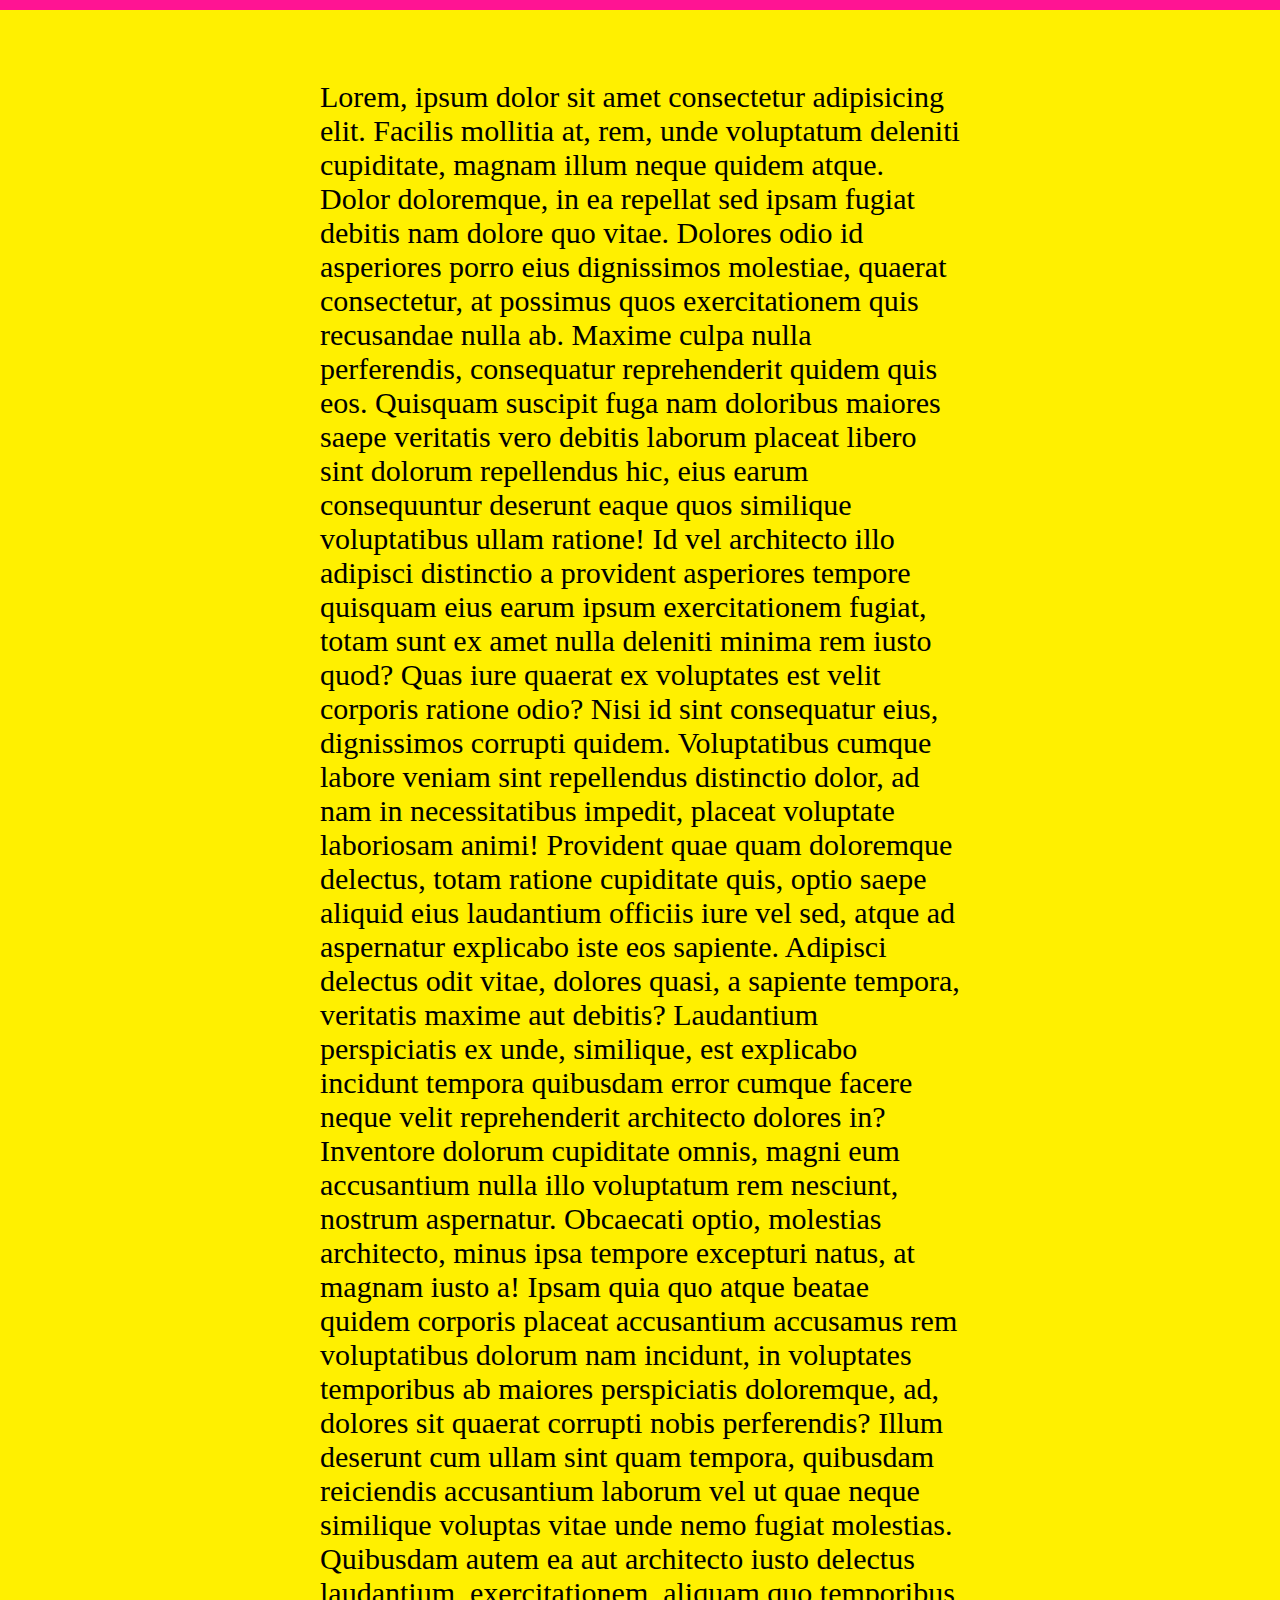
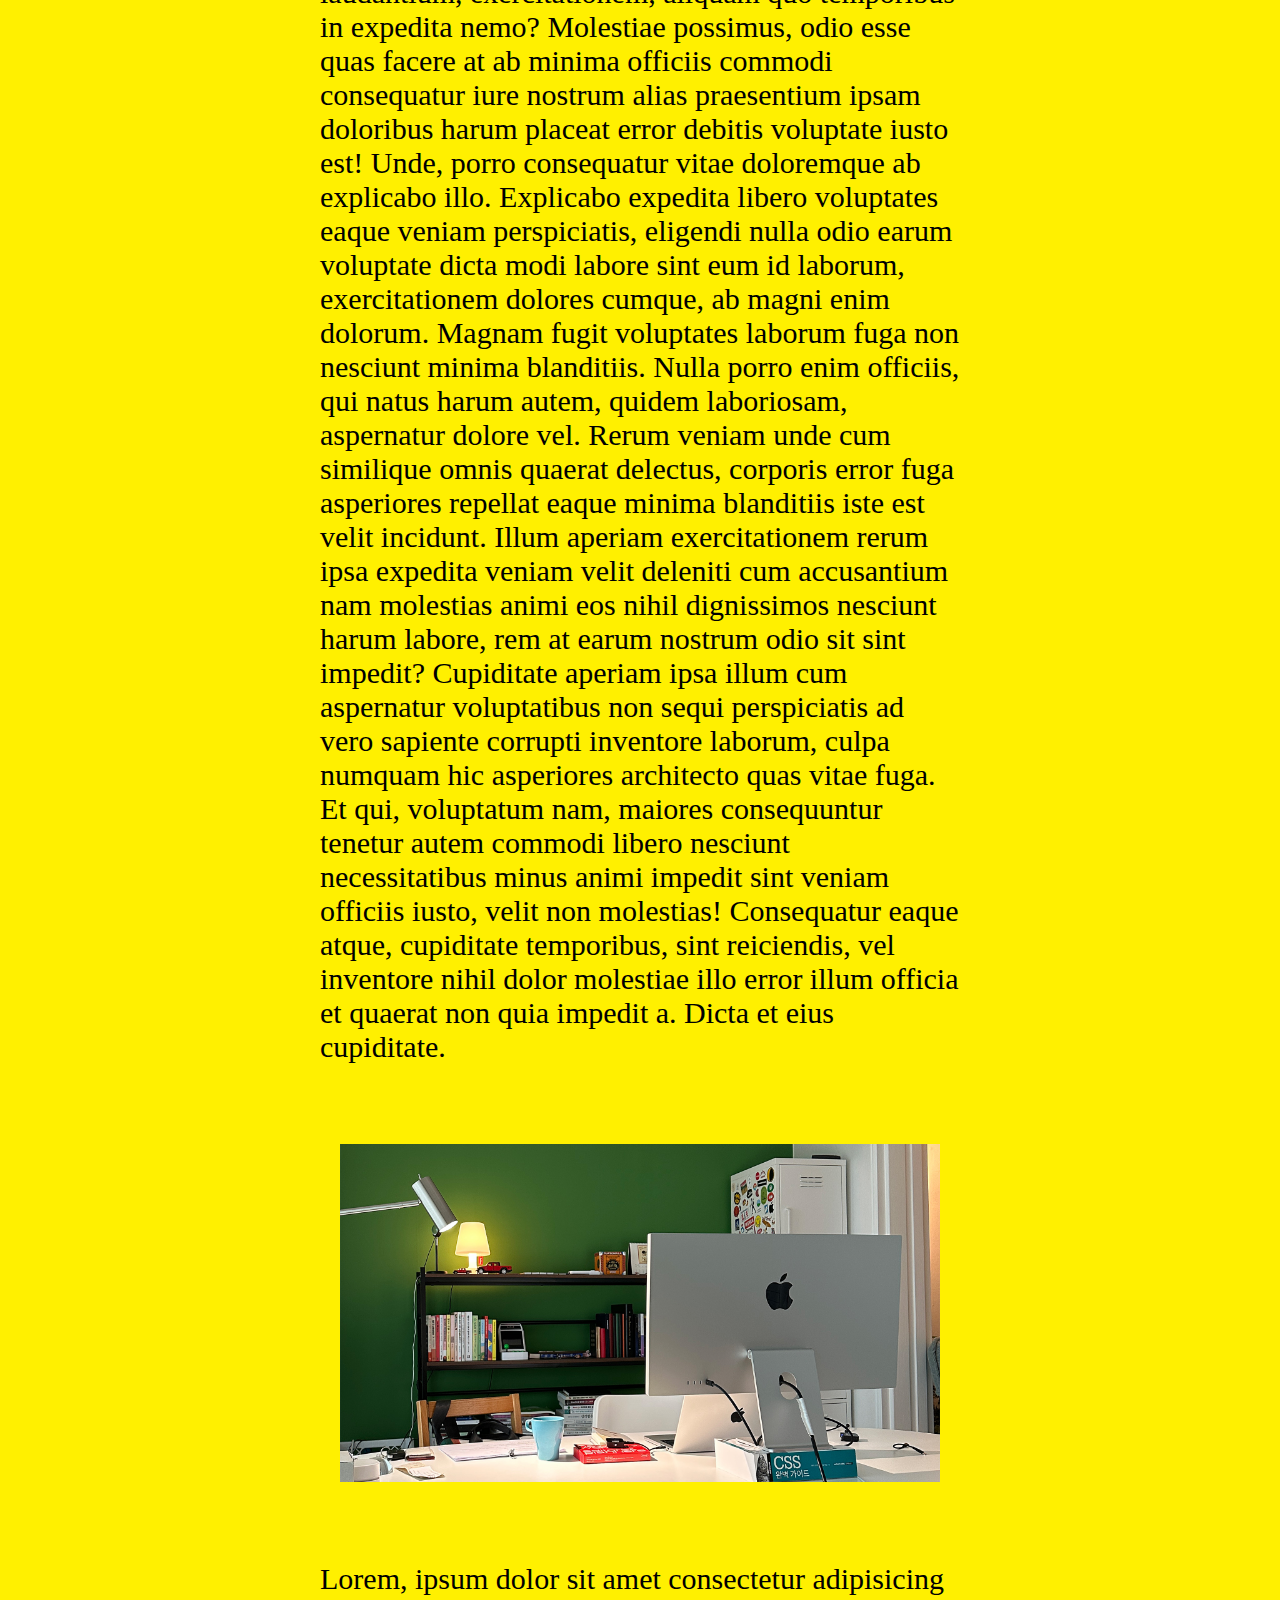
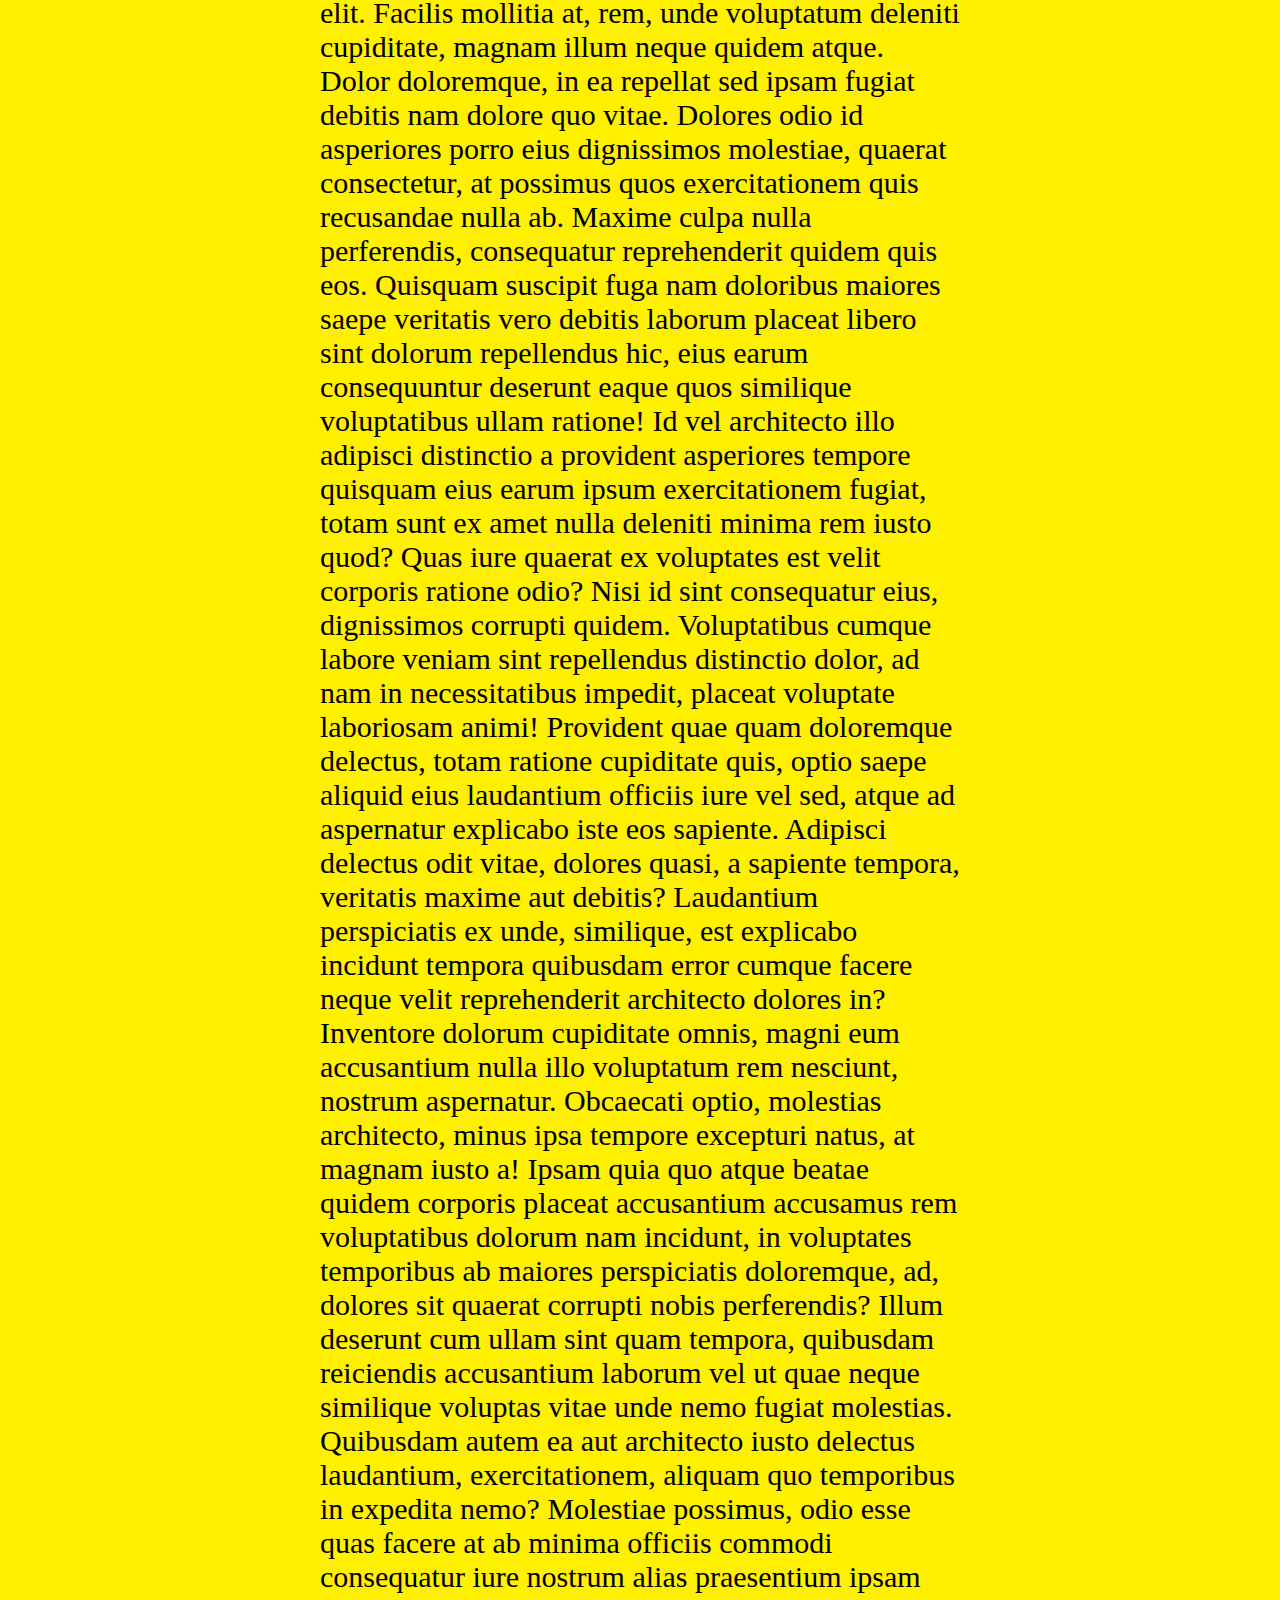
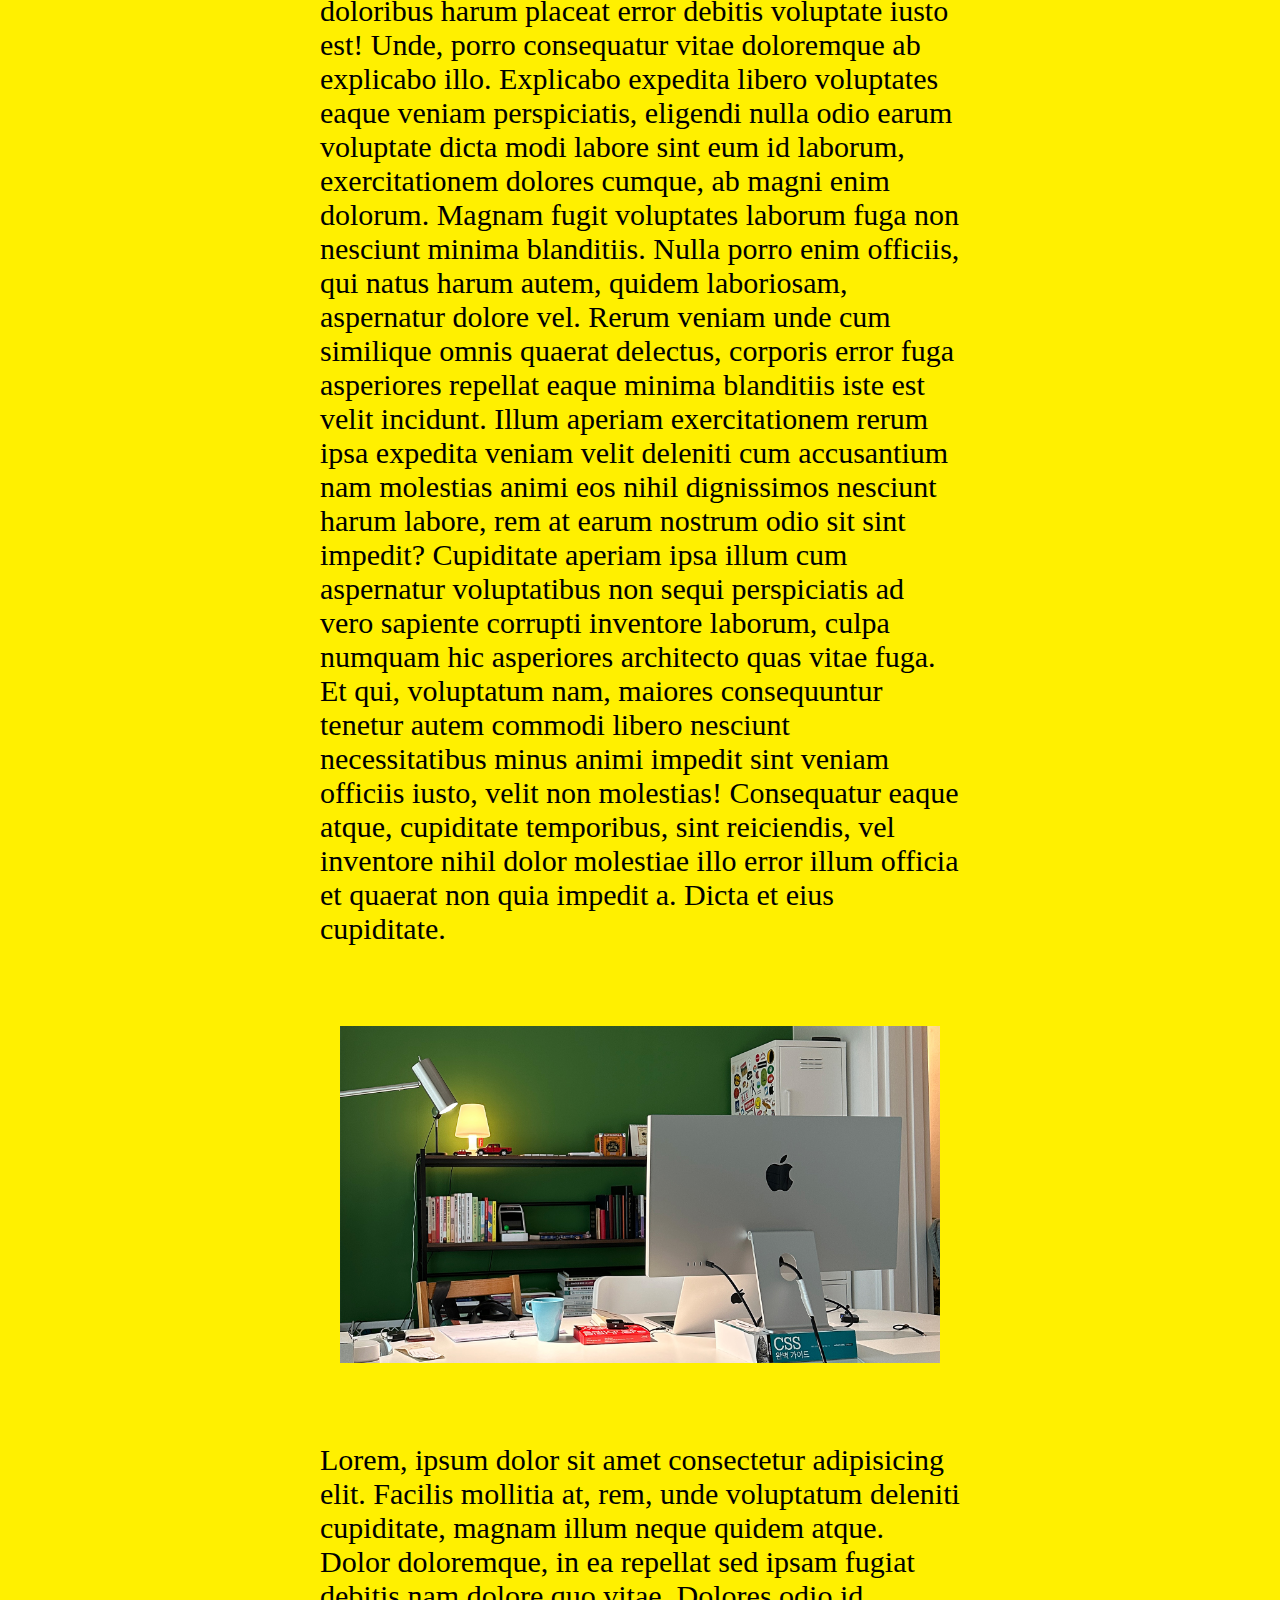
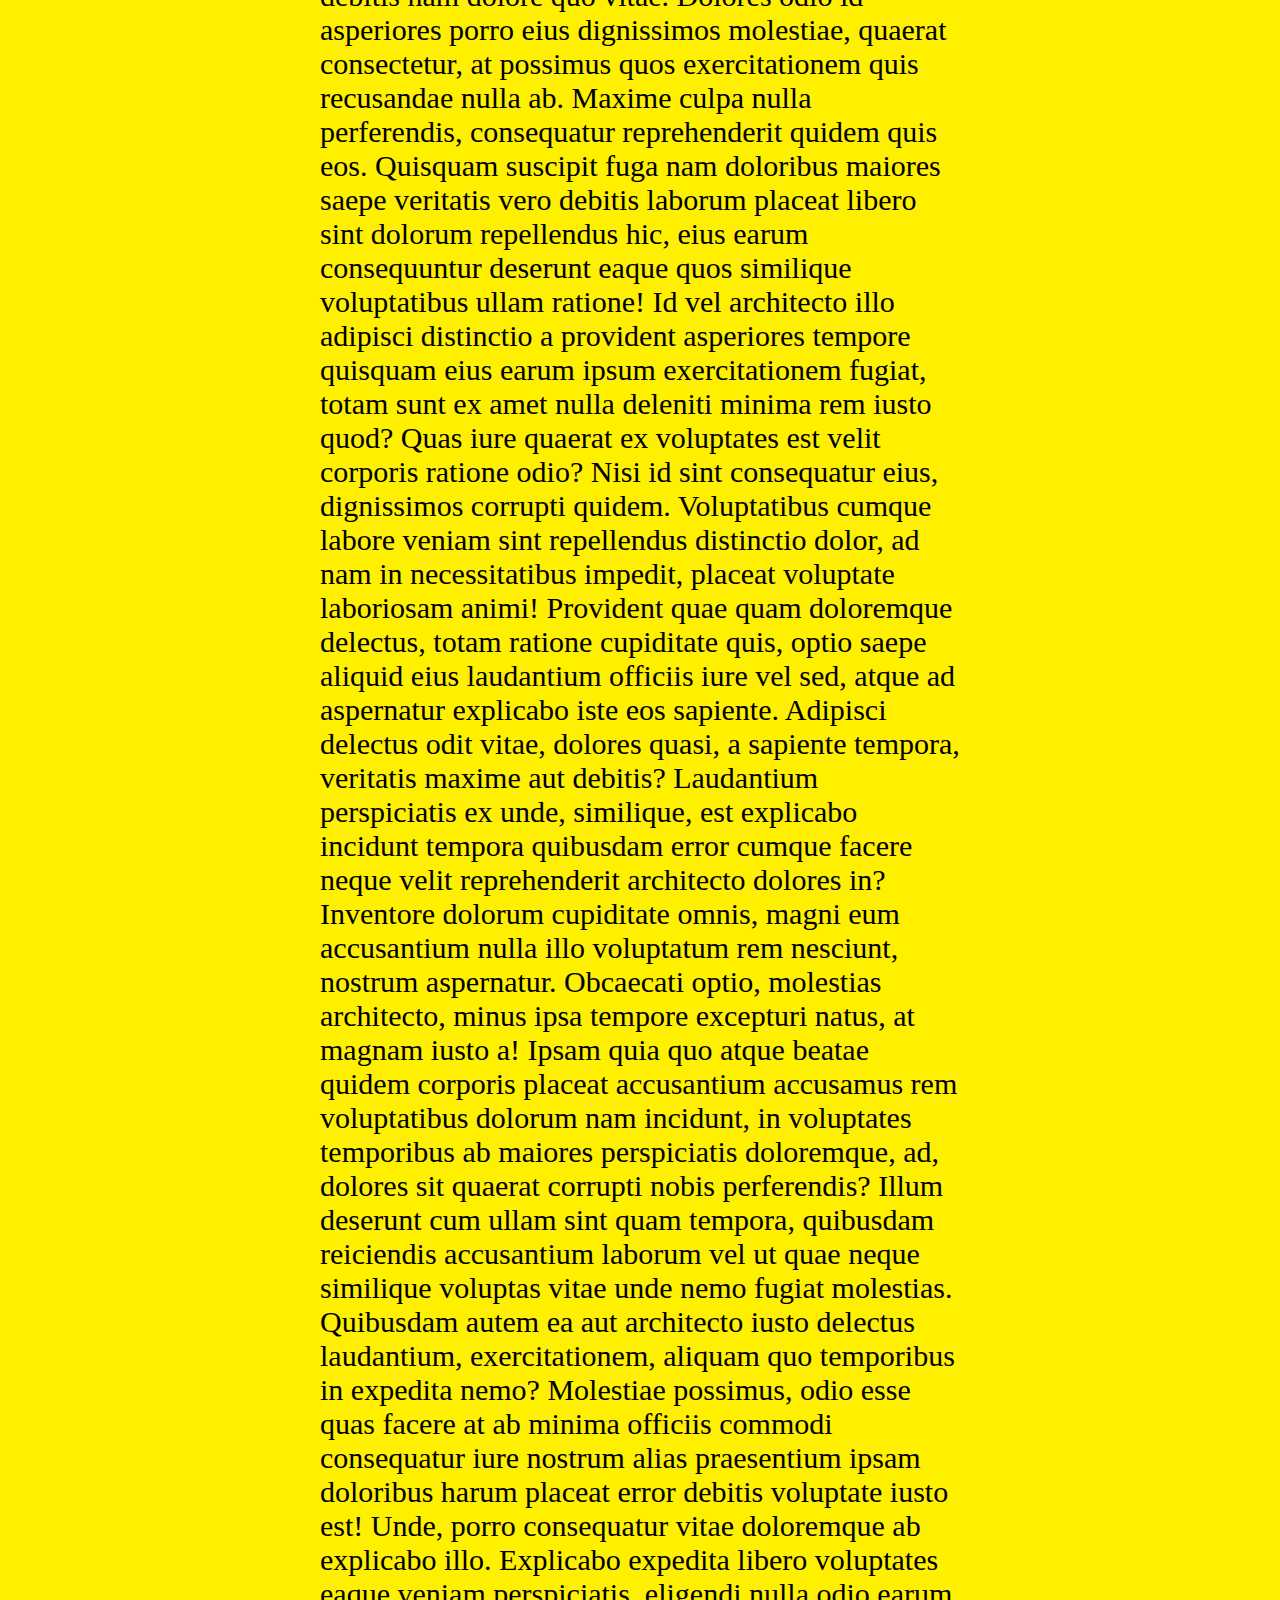
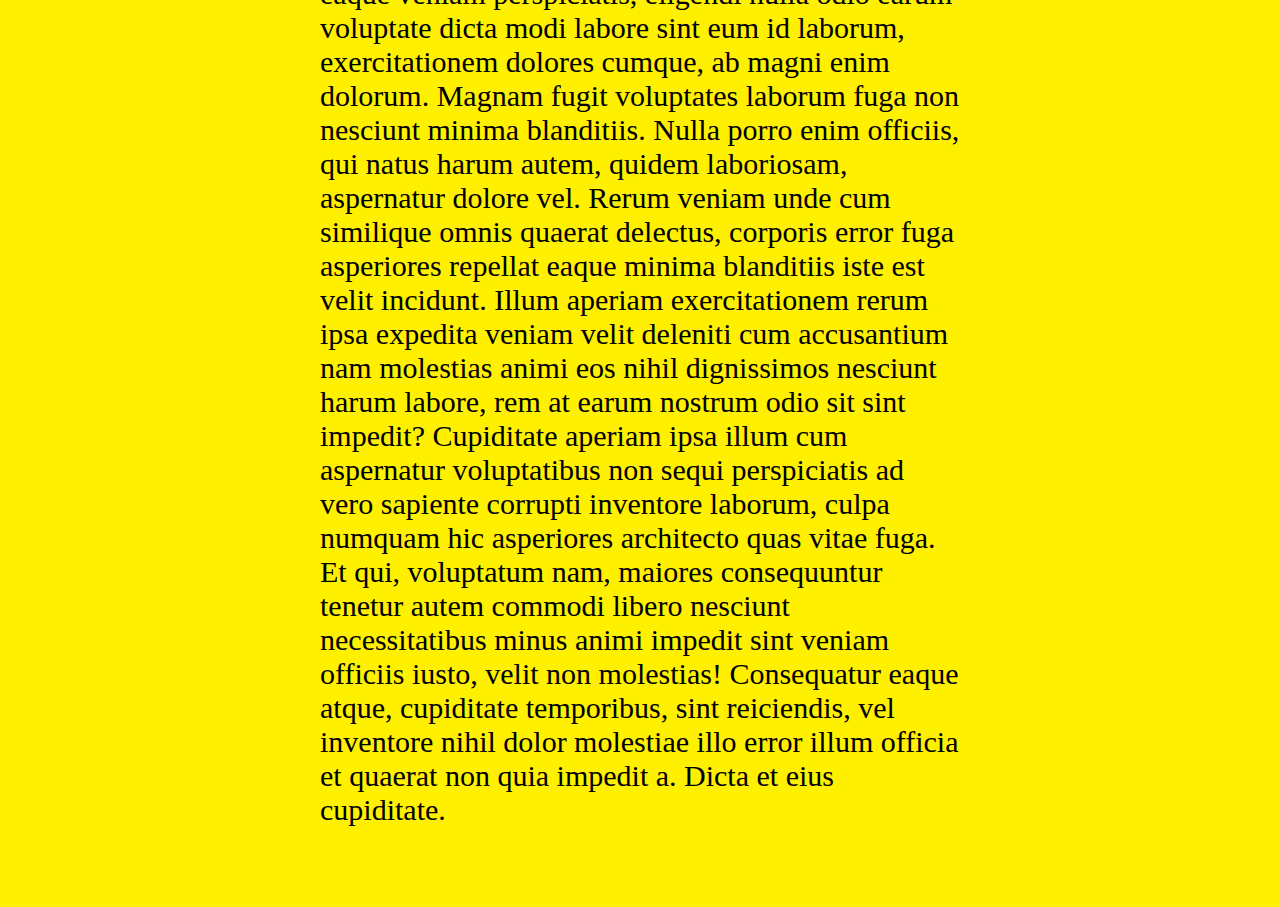
<file: 6. 스크롤 기반의 애니메이션/1. 기본/index.html>
<!DOCTYPE html>
<html lang="en">
  <head>
    <meta charset="UTF-8" />
    <meta name="viewport" content="width=device-width, initial-scale=1.0" />
    <title>ScrollTimeline</title>
    <link rel="stylesheet" href="main.css" />
  </head>
  <body>
    <div class="progress"></div>
    <p class="text">
      Lorem, ipsum dolor sit amet consectetur adipisicing elit. Facilis mollitia
      at, rem, unde voluptatum deleniti cupiditate, magnam illum neque quidem
      atque. Dolor doloremque, in ea repellat sed ipsam fugiat debitis nam
      dolore quo vitae. Dolores odio id asperiores porro eius dignissimos
      molestiae, quaerat consectetur, at possimus quos exercitationem quis
      recusandae nulla ab. Maxime culpa nulla perferendis, consequatur
      reprehenderit quidem quis eos. Quisquam suscipit fuga nam doloribus
      maiores saepe veritatis vero debitis laborum placeat libero sint dolorum
      repellendus hic, eius earum consequuntur deserunt eaque quos similique
      voluptatibus ullam ratione! Id vel architecto illo adipisci distinctio a
      provident asperiores tempore quisquam eius earum ipsum exercitationem
      fugiat, totam sunt ex amet nulla deleniti minima rem iusto quod? Quas iure
      quaerat ex voluptates est velit corporis ratione odio? Nisi id sint
      consequatur eius, dignissimos corrupti quidem. Voluptatibus cumque labore
      veniam sint repellendus distinctio dolor, ad nam in necessitatibus
      impedit, placeat voluptate laboriosam animi! Provident quae quam
      doloremque delectus, totam ratione cupiditate quis, optio saepe aliquid
      eius laudantium officiis iure vel sed, atque ad aspernatur explicabo iste
      eos sapiente. Adipisci delectus odit vitae, dolores quasi, a sapiente
      tempora, veritatis maxime aut debitis? Laudantium perspiciatis ex unde,
      similique, est explicabo incidunt tempora quibusdam error cumque facere
      neque velit reprehenderit architecto dolores in? Inventore dolorum
      cupiditate omnis, magni eum accusantium nulla illo voluptatum rem
      nesciunt, nostrum aspernatur. Obcaecati optio, molestias architecto, minus
      ipsa tempore excepturi natus, at magnam iusto a! Ipsam quia quo atque
      beatae quidem corporis placeat accusantium accusamus rem voluptatibus
      dolorum nam incidunt, in voluptates temporibus ab maiores perspiciatis
      doloremque, ad, dolores sit quaerat corrupti nobis perferendis? Illum
      deserunt cum ullam sint quam tempora, quibusdam reiciendis accusantium
      laborum vel ut quae neque similique voluptas vitae unde nemo fugiat
      molestias. Quibusdam autem ea aut architecto iusto delectus laudantium,
      exercitationem, aliquam quo temporibus in expedita nemo? Molestiae
      possimus, odio esse quas facere at ab minima officiis commodi consequatur
      iure nostrum alias praesentium ipsam doloribus harum placeat error debitis
      voluptate iusto est! Unde, porro consequatur vitae doloremque ab explicabo
      illo. Explicabo expedita libero voluptates eaque veniam perspiciatis,
      eligendi nulla odio earum voluptate dicta modi labore sint eum id laborum,
      exercitationem dolores cumque, ab magni enim dolorum. Magnam fugit
      voluptates laborum fuga non nesciunt minima blanditiis. Nulla porro enim
      officiis, qui natus harum autem, quidem laboriosam, aspernatur dolore vel.
      Rerum veniam unde cum similique omnis quaerat delectus, corporis error
      fuga asperiores repellat eaque minima blanditiis iste est velit incidunt.
      Illum aperiam exercitationem rerum ipsa expedita veniam velit deleniti cum
      accusantium nam molestias animi eos nihil dignissimos nesciunt harum
      labore, rem at earum nostrum odio sit sint impedit? Cupiditate aperiam
      ipsa illum cum aspernatur voluptatibus non sequi perspiciatis ad vero
      sapiente corrupti inventore laborum, culpa numquam hic asperiores
      architecto quas vitae fuga. Et qui, voluptatum nam, maiores consequuntur
      tenetur autem commodi libero nesciunt necessitatibus minus animi impedit
      sint veniam officiis iusto, velit non molestias! Consequatur eaque atque,
      cupiditate temporibus, sint reiciendis, vel inventore nihil dolor
      molestiae illo error illum officia et quaerat non quia impedit a. Dicta et
      eius cupiditate.
    </p>
    <figure class="target-image">
      <img src="./office.jpg" alt="Street" />
    </figure>
    <p class="text">
      Lorem, ipsum dolor sit amet consectetur adipisicing elit. Facilis mollitia
      at, rem, unde voluptatum deleniti cupiditate, magnam illum neque quidem
      atque. Dolor doloremque, in ea repellat sed ipsam fugiat debitis nam
      dolore quo vitae. Dolores odio id asperiores porro eius dignissimos
      molestiae, quaerat consectetur, at possimus quos exercitationem quis
      recusandae nulla ab. Maxime culpa nulla perferendis, consequatur
      reprehenderit quidem quis eos. Quisquam suscipit fuga nam doloribus
      maiores saepe veritatis vero debitis laborum placeat libero sint dolorum
      repellendus hic, eius earum consequuntur deserunt eaque quos similique
      voluptatibus ullam ratione! Id vel architecto illo adipisci distinctio a
      provident asperiores tempore quisquam eius earum ipsum exercitationem
      fugiat, totam sunt ex amet nulla deleniti minima rem iusto quod? Quas iure
      quaerat ex voluptates est velit corporis ratione odio? Nisi id sint
      consequatur eius, dignissimos corrupti quidem. Voluptatibus cumque labore
      veniam sint repellendus distinctio dolor, ad nam in necessitatibus
      impedit, placeat voluptate laboriosam animi! Provident quae quam
      doloremque delectus, totam ratione cupiditate quis, optio saepe aliquid
      eius laudantium officiis iure vel sed, atque ad aspernatur explicabo iste
      eos sapiente. Adipisci delectus odit vitae, dolores quasi, a sapiente
      tempora, veritatis maxime aut debitis? Laudantium perspiciatis ex unde,
      similique, est explicabo incidunt tempora quibusdam error cumque facere
      neque velit reprehenderit architecto dolores in? Inventore dolorum
      cupiditate omnis, magni eum accusantium nulla illo voluptatum rem
      nesciunt, nostrum aspernatur. Obcaecati optio, molestias architecto, minus
      ipsa tempore excepturi natus, at magnam iusto a! Ipsam quia quo atque
      beatae quidem corporis placeat accusantium accusamus rem voluptatibus
      dolorum nam incidunt, in voluptates temporibus ab maiores perspiciatis
      doloremque, ad, dolores sit quaerat corrupti nobis perferendis? Illum
      deserunt cum ullam sint quam tempora, quibusdam reiciendis accusantium
      laborum vel ut quae neque similique voluptas vitae unde nemo fugiat
      molestias. Quibusdam autem ea aut architecto iusto delectus laudantium,
      exercitationem, aliquam quo temporibus in expedita nemo? Molestiae
      possimus, odio esse quas facere at ab minima officiis commodi consequatur
      iure nostrum alias praesentium ipsam doloribus harum placeat error debitis
      voluptate iusto est! Unde, porro consequatur vitae doloremque ab explicabo
      illo. Explicabo expedita libero voluptates eaque veniam perspiciatis,
      eligendi nulla odio earum voluptate dicta modi labore sint eum id laborum,
      exercitationem dolores cumque, ab magni enim dolorum. Magnam fugit
      voluptates laborum fuga non nesciunt minima blanditiis. Nulla porro enim
      officiis, qui natus harum autem, quidem laboriosam, aspernatur dolore vel.
      Rerum veniam unde cum similique omnis quaerat delectus, corporis error
      fuga asperiores repellat eaque minima blanditiis iste est velit incidunt.
      Illum aperiam exercitationem rerum ipsa expedita veniam velit deleniti cum
      accusantium nam molestias animi eos nihil dignissimos nesciunt harum
      labore, rem at earum nostrum odio sit sint impedit? Cupiditate aperiam
      ipsa illum cum aspernatur voluptatibus non sequi perspiciatis ad vero
      sapiente corrupti inventore laborum, culpa numquam hic asperiores
      architecto quas vitae fuga. Et qui, voluptatum nam, maiores consequuntur
      tenetur autem commodi libero nesciunt necessitatibus minus animi impedit
      sint veniam officiis iusto, velit non molestias! Consequatur eaque atque,
      cupiditate temporibus, sint reiciendis, vel inventore nihil dolor
      molestiae illo error illum officia et quaerat non quia impedit a. Dicta et
      eius cupiditate.
    </p>
    <figure class="target-image">
      <img src="./office.jpg" alt="Street" />
    </figure>
    <p class="text">
      Lorem, ipsum dolor sit amet consectetur adipisicing elit. Facilis mollitia
      at, rem, unde voluptatum deleniti cupiditate, magnam illum neque quidem
      atque. Dolor doloremque, in ea repellat sed ipsam fugiat debitis nam
      dolore quo vitae. Dolores odio id asperiores porro eius dignissimos
      molestiae, quaerat consectetur, at possimus quos exercitationem quis
      recusandae nulla ab. Maxime culpa nulla perferendis, consequatur
      reprehenderit quidem quis eos. Quisquam suscipit fuga nam doloribus
      maiores saepe veritatis vero debitis laborum placeat libero sint dolorum
      repellendus hic, eius earum consequuntur deserunt eaque quos similique
      voluptatibus ullam ratione! Id vel architecto illo adipisci distinctio a
      provident asperiores tempore quisquam eius earum ipsum exercitationem
      fugiat, totam sunt ex amet nulla deleniti minima rem iusto quod? Quas iure
      quaerat ex voluptates est velit corporis ratione odio? Nisi id sint
      consequatur eius, dignissimos corrupti quidem. Voluptatibus cumque labore
      veniam sint repellendus distinctio dolor, ad nam in necessitatibus
      impedit, placeat voluptate laboriosam animi! Provident quae quam
      doloremque delectus, totam ratione cupiditate quis, optio saepe aliquid
      eius laudantium officiis iure vel sed, atque ad aspernatur explicabo iste
      eos sapiente. Adipisci delectus odit vitae, dolores quasi, a sapiente
      tempora, veritatis maxime aut debitis? Laudantium perspiciatis ex unde,
      similique, est explicabo incidunt tempora quibusdam error cumque facere
      neque velit reprehenderit architecto dolores in? Inventore dolorum
      cupiditate omnis, magni eum accusantium nulla illo voluptatum rem
      nesciunt, nostrum aspernatur. Obcaecati optio, molestias architecto, minus
      ipsa tempore excepturi natus, at magnam iusto a! Ipsam quia quo atque
      beatae quidem corporis placeat accusantium accusamus rem voluptatibus
      dolorum nam incidunt, in voluptates temporibus ab maiores perspiciatis
      doloremque, ad, dolores sit quaerat corrupti nobis perferendis? Illum
      deserunt cum ullam sint quam tempora, quibusdam reiciendis accusantium
      laborum vel ut quae neque similique voluptas vitae unde nemo fugiat
      molestias. Quibusdam autem ea aut architecto iusto delectus laudantium,
      exercitationem, aliquam quo temporibus in expedita nemo? Molestiae
      possimus, odio esse quas facere at ab minima officiis commodi consequatur
      iure nostrum alias praesentium ipsam doloribus harum placeat error debitis
      voluptate iusto est! Unde, porro consequatur vitae doloremque ab explicabo
      illo. Explicabo expedita libero voluptates eaque veniam perspiciatis,
      eligendi nulla odio earum voluptate dicta modi labore sint eum id laborum,
      exercitationem dolores cumque, ab magni enim dolorum. Magnam fugit
      voluptates laborum fuga non nesciunt minima blanditiis. Nulla porro enim
      officiis, qui natus harum autem, quidem laboriosam, aspernatur dolore vel.
      Rerum veniam unde cum similique omnis quaerat delectus, corporis error
      fuga asperiores repellat eaque minima blanditiis iste est velit incidunt.
      Illum aperiam exercitationem rerum ipsa expedita veniam velit deleniti cum
      accusantium nam molestias animi eos nihil dignissimos nesciunt harum
      labore, rem at earum nostrum odio sit sint impedit? Cupiditate aperiam
      ipsa illum cum aspernatur voluptatibus non sequi perspiciatis ad vero
      sapiente corrupti inventore laborum, culpa numquam hic asperiores
      architecto quas vitae fuga. Et qui, voluptatum nam, maiores consequuntur
      tenetur autem commodi libero nesciunt necessitatibus minus animi impedit
      sint veniam officiis iusto, velit non molestias! Consequatur eaque atque,
      cupiditate temporibus, sint reiciendis, vel inventore nihil dolor
      molestiae illo error illum officia et quaerat non quia impedit a. Dicta et
      eius cupiditate.
    </p>

    <script type="module" src="./main.js"></script>
  </body>
</html>
</file>
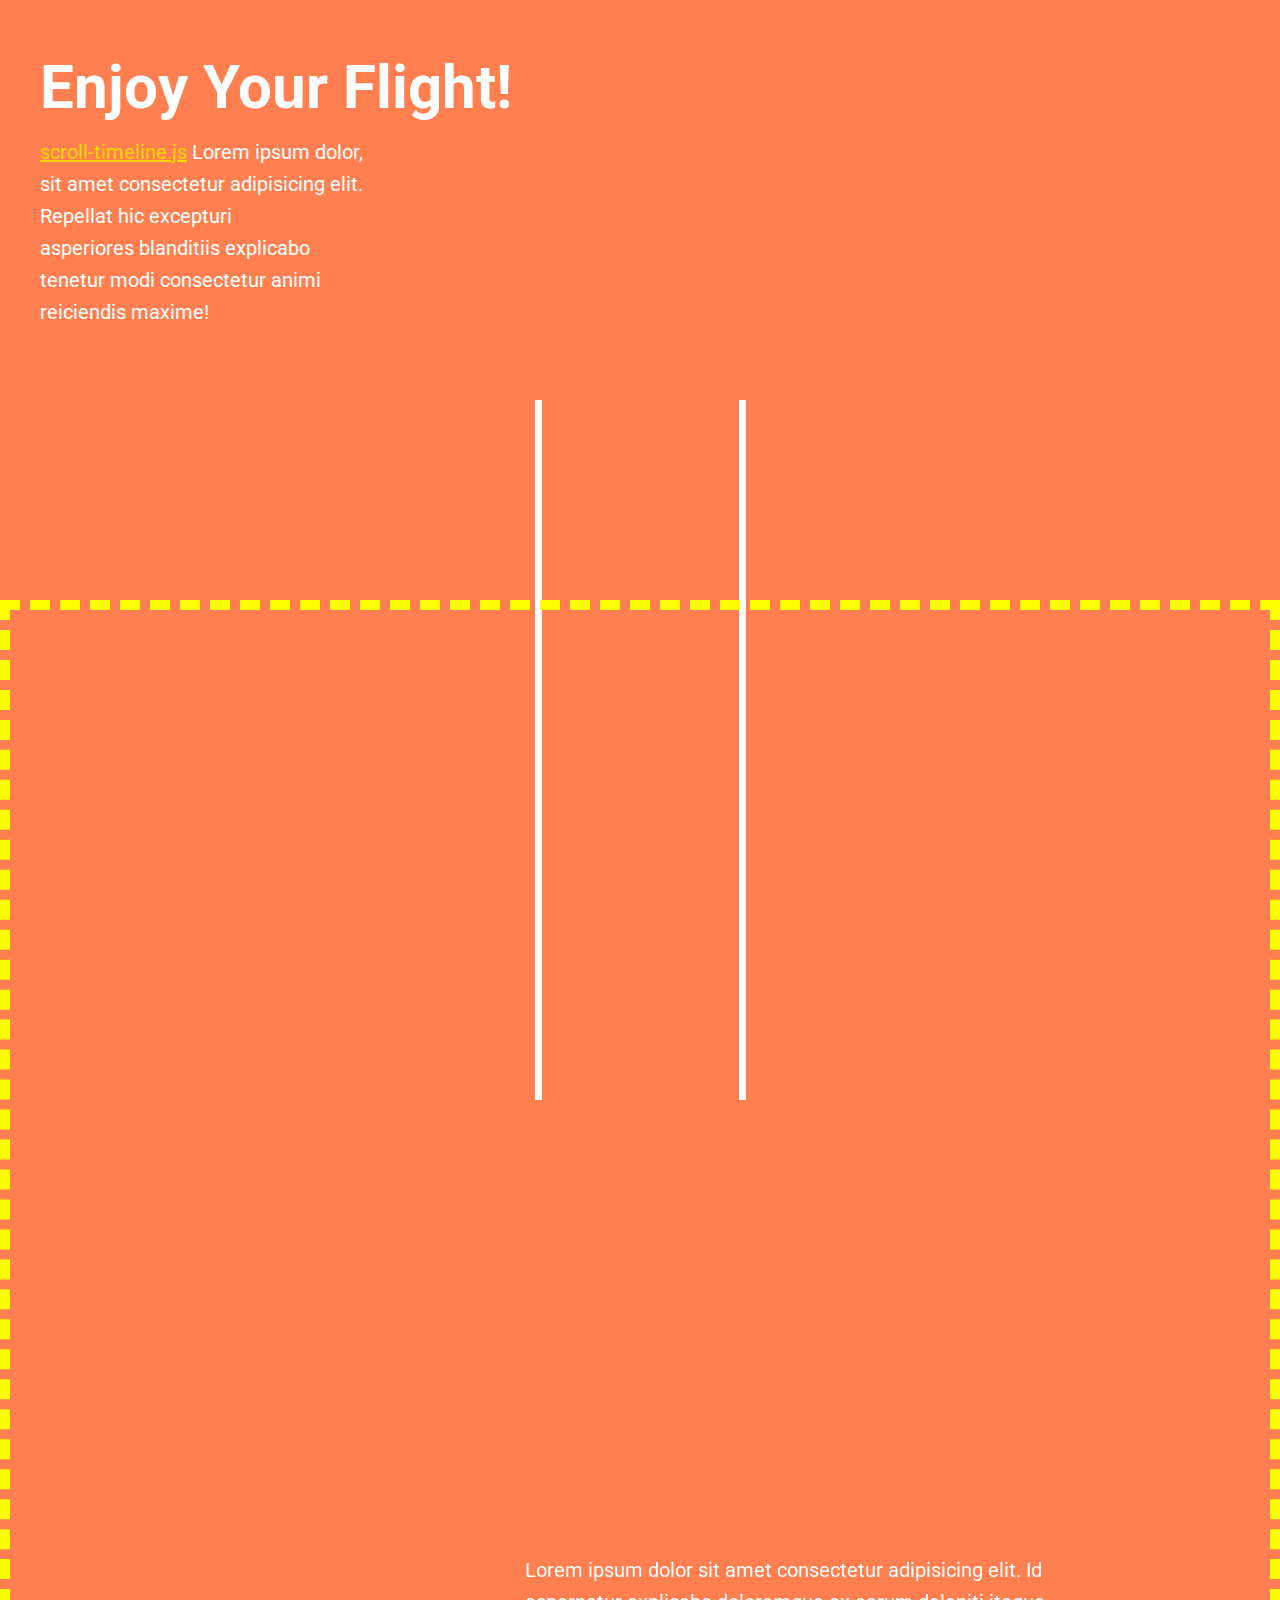
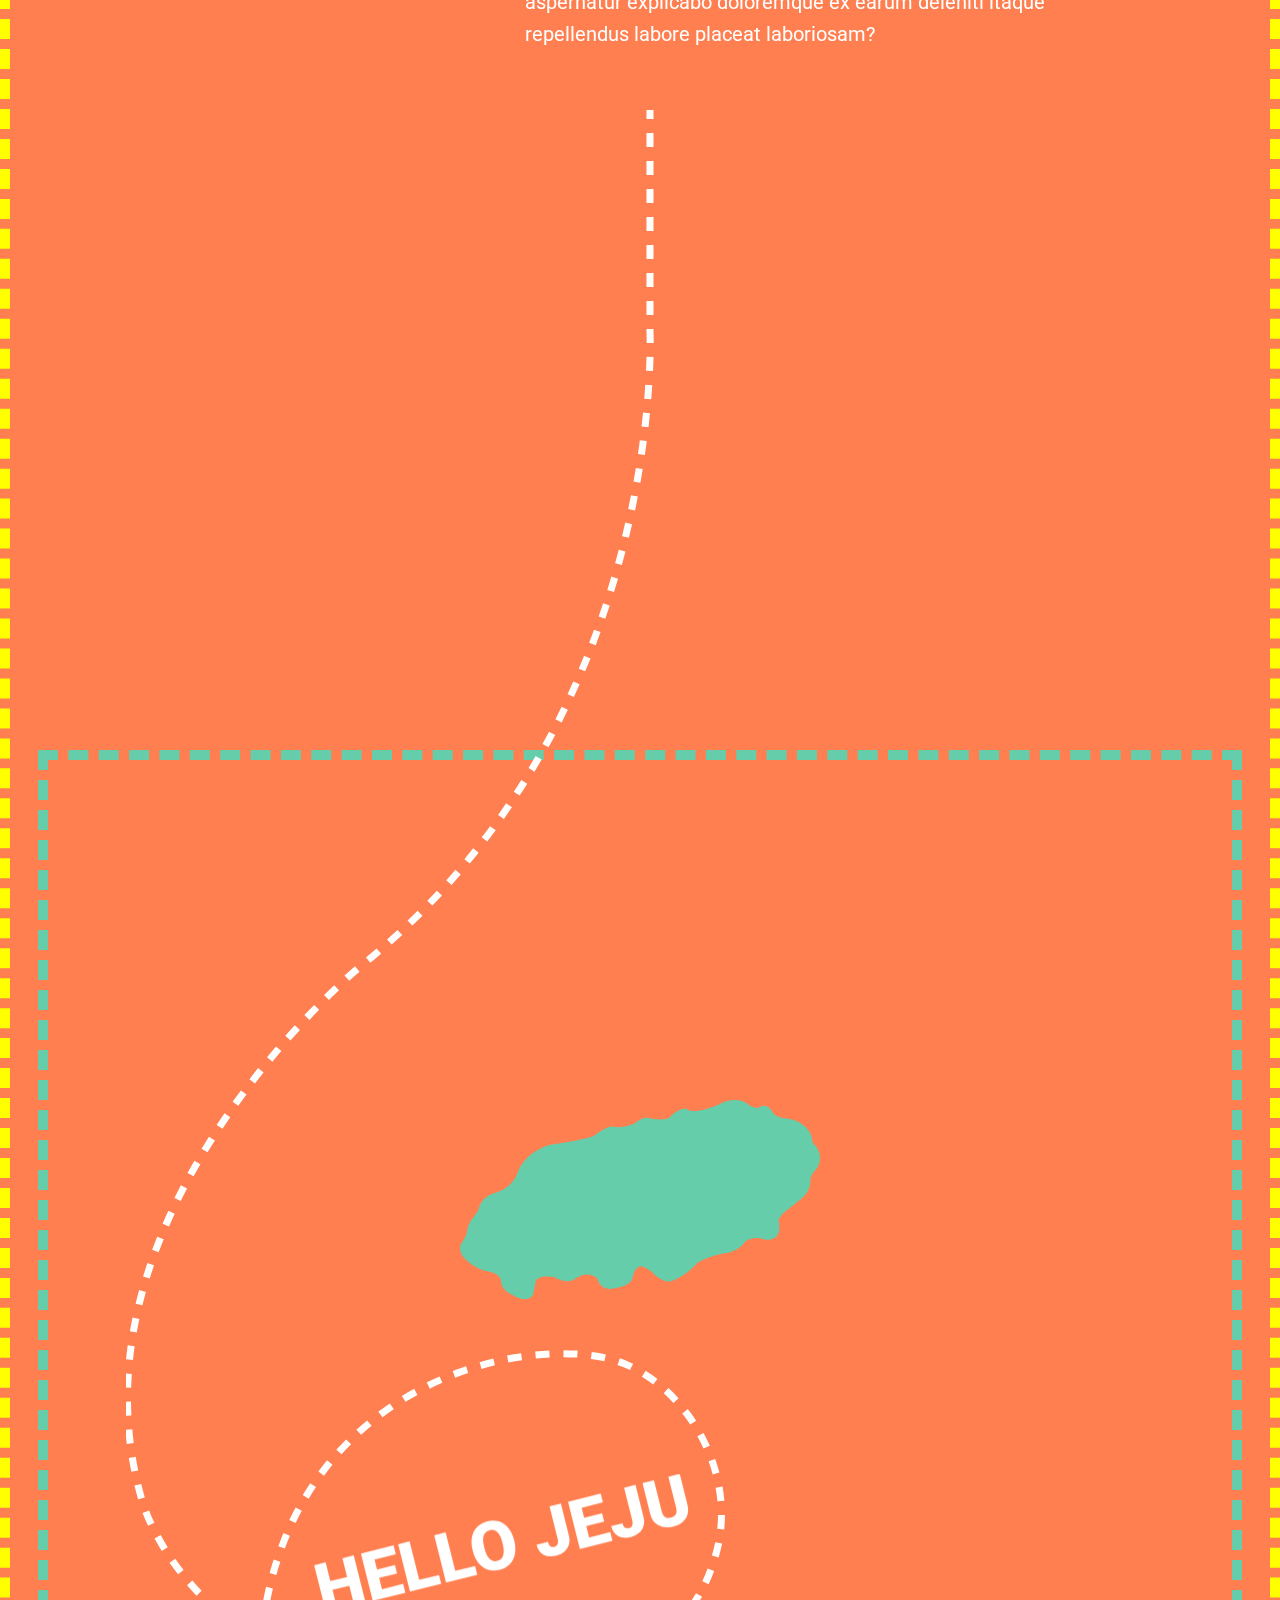
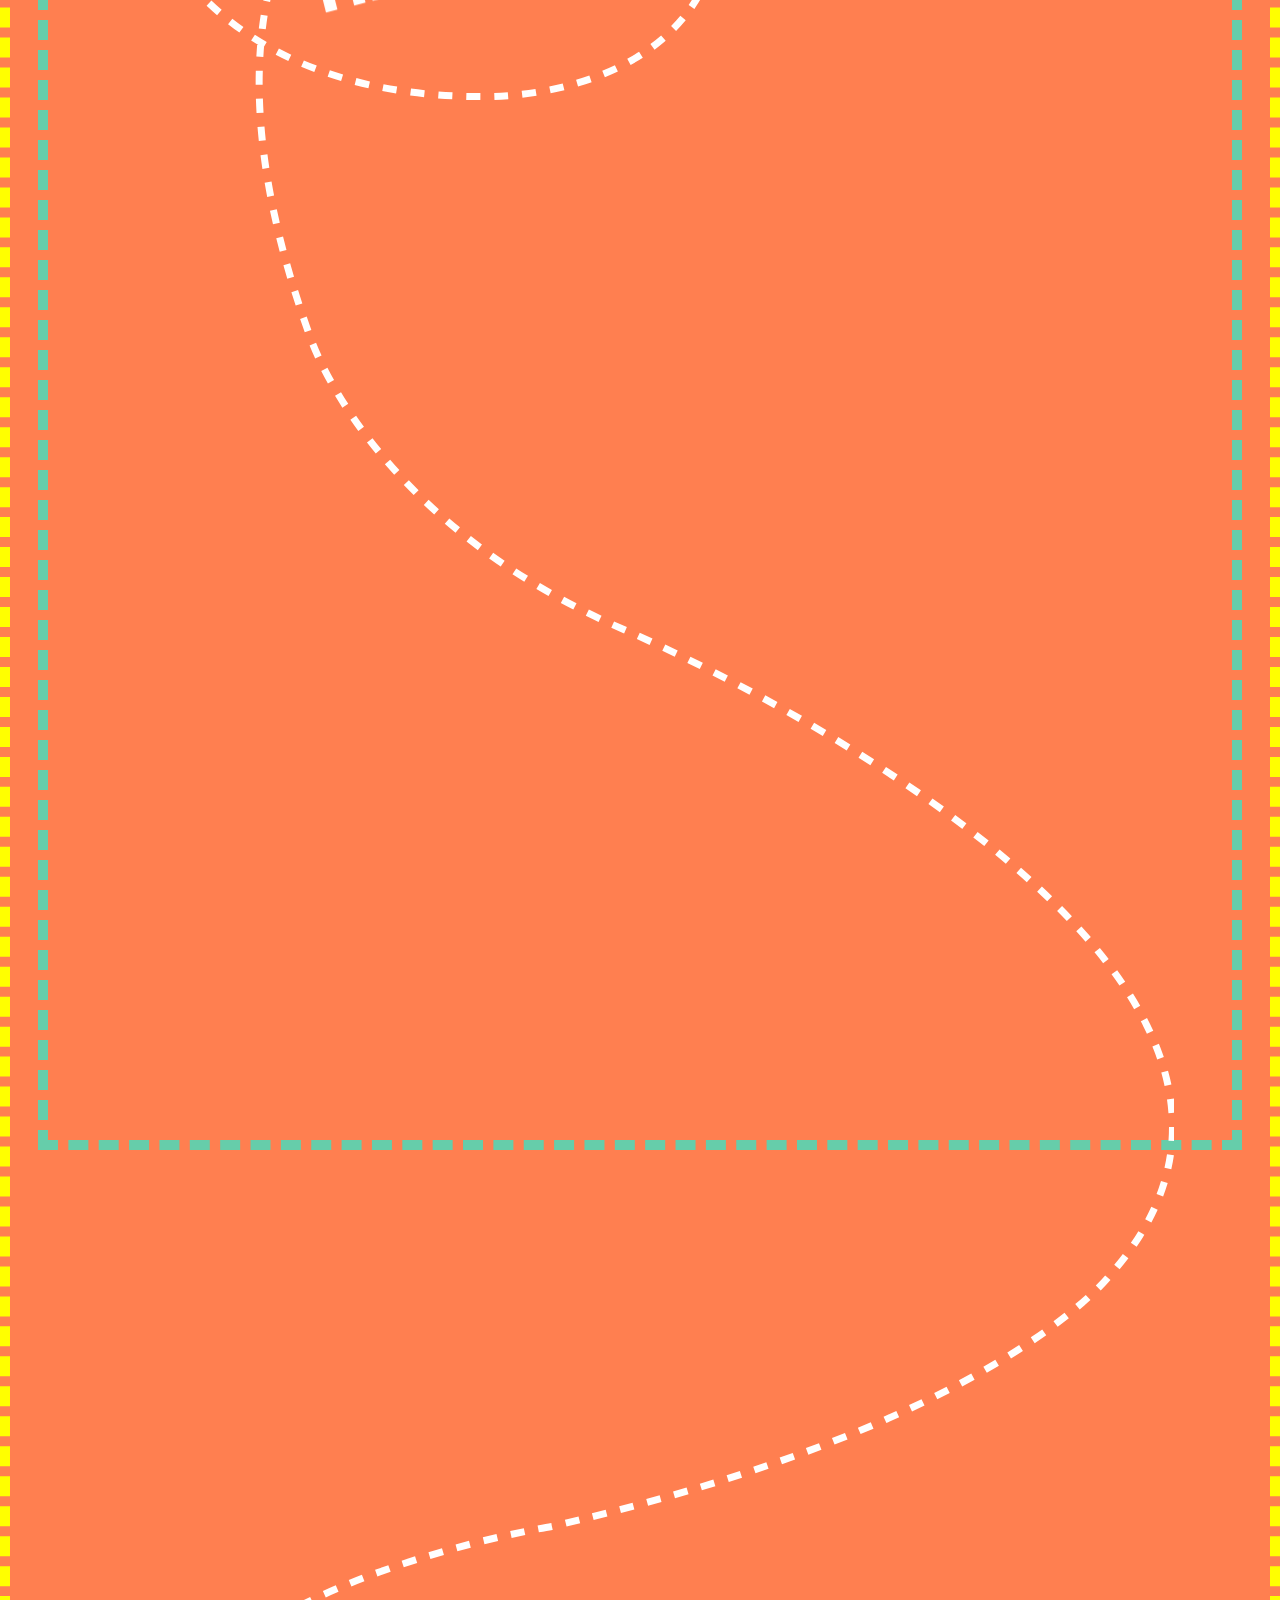
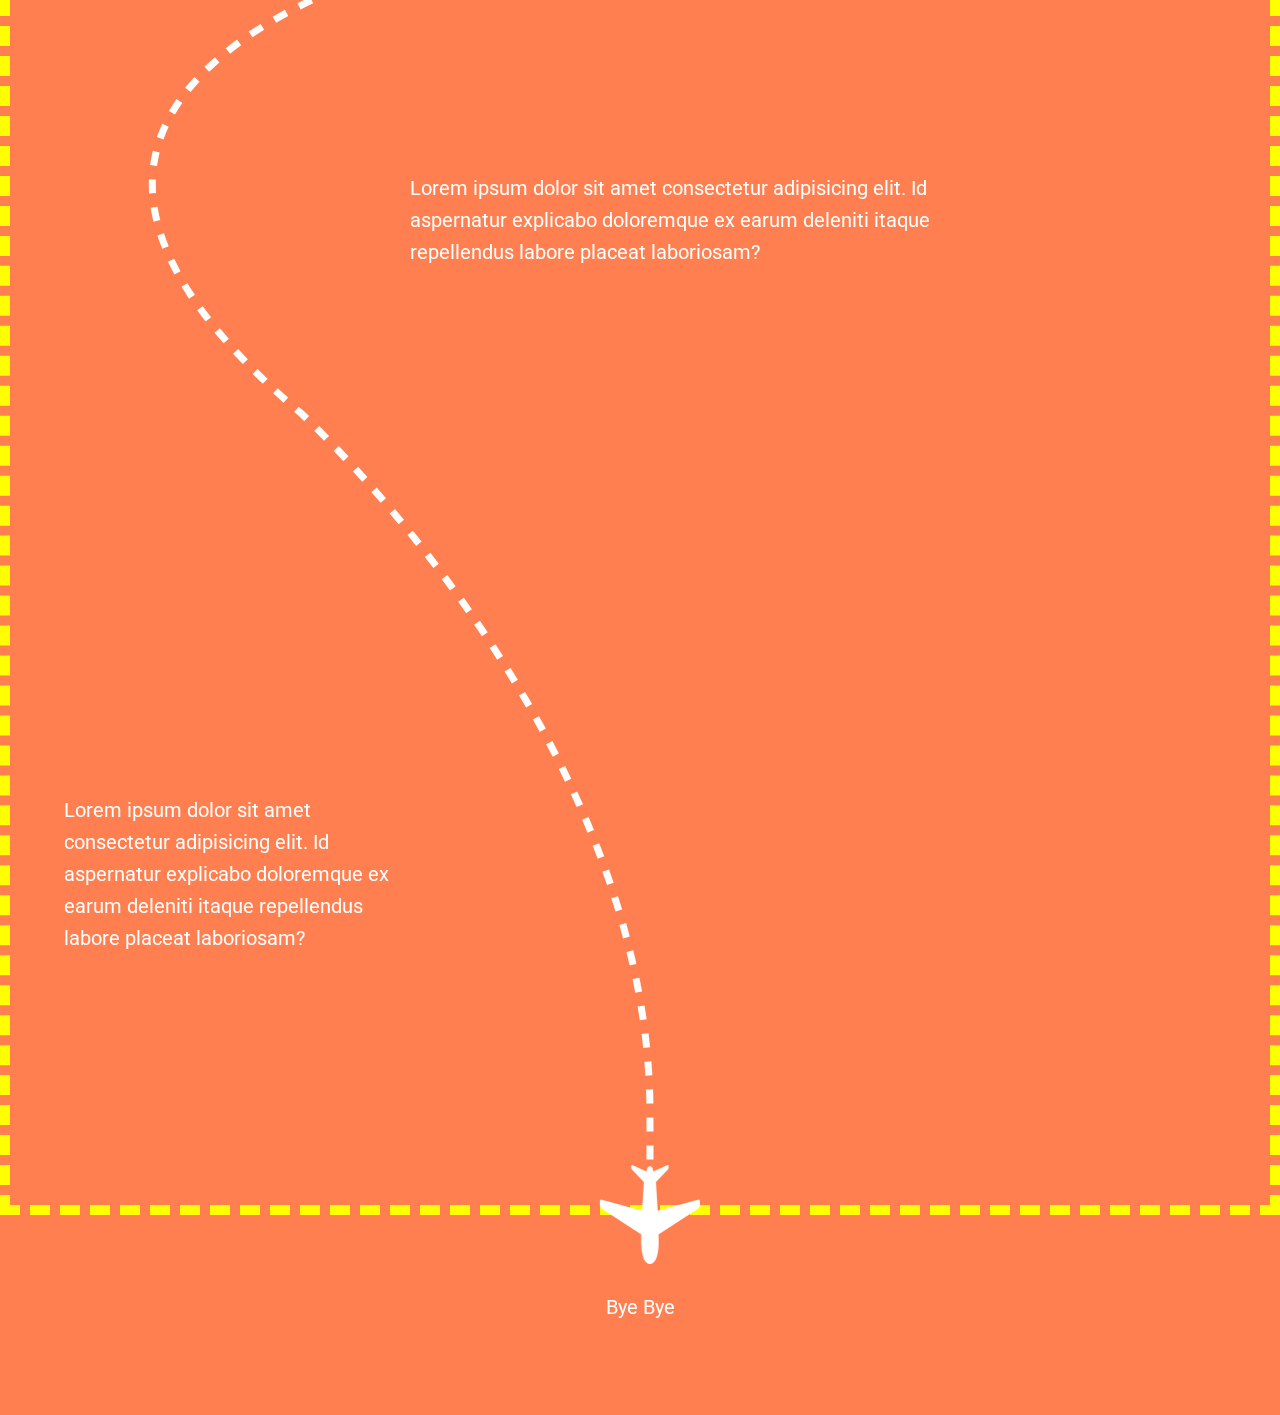
<file: 6. 스크롤 기반의 애니메이션/3. 랜딩 페이지/index.html>
<!DOCTYPE html>
<html lang="en">
  <head>
    <meta charset="UTF-8" />
    <meta name="viewport" content="width=device-width, initial-scale=1.0" />
    <title>WAAPI</title>
    <link rel="preconnect" href="https://fonts.googleapis.com" />
    <link rel="preconnect" href="https://fonts.gstatic.com" crossorigin />
    <link
      href="https://fonts.googleapis.com/css2?family=Roboto:wght@400;700&display=swap"
      rel="stylesheet"
    />
    <link rel="stylesheet" href="./main.css" />
  </head>
  <body>
    <div class="wrap">
      <header class="header">
        <h1 class="main-copy">Enjoy Your Flight!</h1>
        <p>
          <a href="https://github.com/flackr/scroll-timeline"
            >scroll-timeline.js</a
          >
          Lorem ipsum dolor,<br />
          sit amet consectetur adipisicing elit.<br />
          Repellat hic excepturi<br />
          asperiores blanditiis explicabo<br />
          tenetur modi consectetur animi<br />
          reiciendis maxime!
        </p>
      </header>

      <div class="airstrip airstrip-a"></div>
      <div class="airstrip airstrip-b"></div>

      <section class="gallery-timeline">
        <!-- 제주도 -->
        <figure class="jeju"><img src="images/jeju.svg" alt="제주도" /></figure>
        <!-- 갤러리 -->
        <div class="gallery">
          <div class="gallery-item">
            <figure class="gallery-photo">
              <img src="images/photo/photo01.jpg" alt="" />
            </figure>
          </div>
          <div class="gallery-item">
            <figure class="gallery-photo">
              <img src="images/photo/photo02.jpg" alt="" />
            </figure>
          </div>
          <div class="gallery-item">
            <figure class="gallery-photo">
              <img src="images/photo/photo03.jpg" alt="" />
            </figure>
          </div>
          <div class="gallery-item">
            <figure class="gallery-photo">
              <img src="images/photo/photo04.jpg" alt="" />
            </figure>
          </div>
          <div class="gallery-item">
            <figure class="gallery-photo">
              <img src="images/photo/photo05.jpg" alt="" />
            </figure>
          </div>
        </div>
      </section>

      <section class="airplane-scroll-timeline">
        <div class="track a">
          <img class="airplane" src="images/airplane.svg" alt="" />
          <svg
            class="flight-path-svg"
            viewBox="0 0 1047.79 4304.71"
            xmlns="http://www.w3.org/2000/svg"
          >
            <path
              class="flight-path"
              d="m523.89,4304.71v-102.65c0-380.2-349.01-699.56-349.01-699.56-444.83-376.4,250.93-486.65,250.93-486.65,444.83-102.65,557.68-250.93,557.68-250.93,283.93-319.37-486.96-646.34-486.96-646.34-258.91-112.16-314.04-296.55-314.04-296.55C-5.24,1295.45,395.39,1206.1,502.03,1255.07c65,29.84,105.64,109.85,90,179.91-35.06,157.03-234.66,151.32-234.66,151.32-287.05,0-340.67-193.9-340.67-193.9-85.15-285.15,215.21-534.18,215.21-534.18,309.81-245.7,291.98-636.53,291.98-636.53V0"
            />

            <g class="hello-jeju">
              <path
                class="cls-2"
                d="m239.51,1492.31l-11.33,2.83-4.93-19.74-16.79,4.2,4.93,19.74-11.4,2.85-11.82-47.28,11.4-2.85,4.69,18.77,16.79-4.2-4.69-18.77,11.33-2.83,11.82,47.28Z"
              />
              <path
                class="cls-2"
                d="m271.02,1463.11l-17.92,4.48,2.82,11.3,21.17-5.29,2.19,8.77-32.57,8.14-11.82-47.28,32.63-8.16,2.2,8.8-21.24,5.31,2.49,9.97,17.92-4.48,2.11,8.44Z"
              />
              <path
                class="cls-2"
                d="m293.14,1469.59l19.84-4.96,2.19,8.77-31.24,7.81-11.82-47.28,11.4-2.85,9.63,38.51Z"
              />
              <path
                class="cls-2"
                d="m329.18,1460.58l19.84-4.96,2.19,8.77-31.24,7.81-11.82-47.28,11.4-2.85,9.63,38.51Z"
              />
              <path
                class="cls-2"
                d="m388.31,1431.03c1.15,4.61,1.32,8.91.49,12.88-.82,3.98-2.57,7.32-5.24,10.02s-6.02,4.56-10.05,5.56-7.83.97-11.41-.1-6.67-3.11-9.27-6.12c-2.6-3.01-4.51-6.73-5.71-11.17l-.67-2.66c-1.16-4.63-1.33-8.93-.52-12.89.81-3.96,2.57-7.31,5.26-10.02,2.69-2.72,6.06-4.58,10.11-5.6s7.81-.94,11.43.18c3.61,1.12,6.73,3.22,9.36,6.3,2.62,3.08,4.51,6.89,5.67,11.43l.54,2.18Zm-12.09.92c-1.17-4.7-2.85-8.07-5.03-10.11-2.18-2.04-4.73-2.7-7.65-1.97-5.71,1.43-7.66,6.47-5.85,15.12l.84,3.48c1.16,4.63,2.82,8,4.98,10.11,2.16,2.11,4.75,2.78,7.78,2.02s4.79-2.5,5.74-5.33c.95-2.84.86-6.55-.27-11.15l-.54-2.18Z"
              />
              <path
                class="cls-2"
                d="m423.43,1396.1l11.36-2.84,8.11,32.44c.75,3.01.73,5.87-.08,8.58-.81,2.71-2.3,5.02-4.47,6.95s-4.8,3.27-7.87,4.04c-5.15,1.29-9.48.99-12.99-.89s-5.86-5.21-7.05-9.97l11.43-2.86c.54,2.16,1.31,3.64,2.3,4.43s2.36.96,4.12.52c1.58-.39,2.65-1.29,3.21-2.68.56-1.39.58-3.15.04-5.27l-8.11-32.44Z"
              />
              <path
                class="cls-2"
                d="m478.09,1411.35l-17.92,4.48,2.82,11.3,21.17-5.29,2.19,8.77-32.57,8.14-11.82-47.28,32.63-8.16,2.2,8.8-21.24,5.31,2.49,9.97,17.92-4.48,2.11,8.44Z"
              />
              <path
                class="cls-2"
                d="m498.01,1377.46l11.36-2.84,8.11,32.44c.75,3.01.73,5.87-.08,8.58-.81,2.71-2.3,5.02-4.47,6.95s-4.8,3.27-7.87,4.04c-5.15,1.29-9.48.99-12.99-.89s-5.86-5.21-7.05-9.97l11.43-2.86c.54,2.16,1.31,3.64,2.3,4.43s2.36.96,4.12.52c1.58-.39,2.65-1.29,3.21-2.68.56-1.39.58-3.15.04-5.27l-8.11-32.44Z"
              />
              <path
                class="cls-2"
                d="m553.63,1363.56l7.74,30.94c.88,3.51.89,6.73.04,9.67s-2.51,5.43-4.96,7.47c-2.46,2.04-5.59,3.54-9.4,4.49-5.76,1.44-10.67,1.08-14.73-1.08s-6.77-5.83-8.13-11.01l-7.79-31.17,11.46-2.87,7.85,31.4c1.42,5.14,4.47,7.13,9.15,5.96,2.36-.59,3.98-1.69,4.87-3.29.89-1.6.97-3.86.24-6.79l-7.72-30.88,11.4-2.85Z"
              />
            </g>
          </svg>
        </div>
      </section>

      <section class="page-content">
        <div class="text-block" style="right: 10%; top: 25%">
          Lorem ipsum dolor sit amet consectetur adipisicing elit. Id aspernatur
          explicabo doloremque ex earum deleniti itaque repellendus labore
          placeat laboriosam?
        </div>
        <div class="text-block" style="right: 20%; top: 80%">
          Lorem ipsum dolor sit amet consectetur adipisicing elit. Id aspernatur
          explicabo doloremque ex earum deleniti itaque repellendus labore
          placeat laboriosam?
        </div>
        <div class="text-block" style="left: 0; top: 90%; width: 30%">
          Lorem ipsum dolor sit amet consectetur adipisicing elit. Id aspernatur
          explicabo doloremque ex earum deleniti itaque repellendus labore
          placeat laboriosam?
        </div>
        <div
          class="text-block"
          style="left: 0; top: 98%; width: 100%; text-align: center"
        >
          Bye Bye
        </div>
      </section>
    </div>

    <script type="module" src="./main.js"></script>
  </body>
</html>
</file>
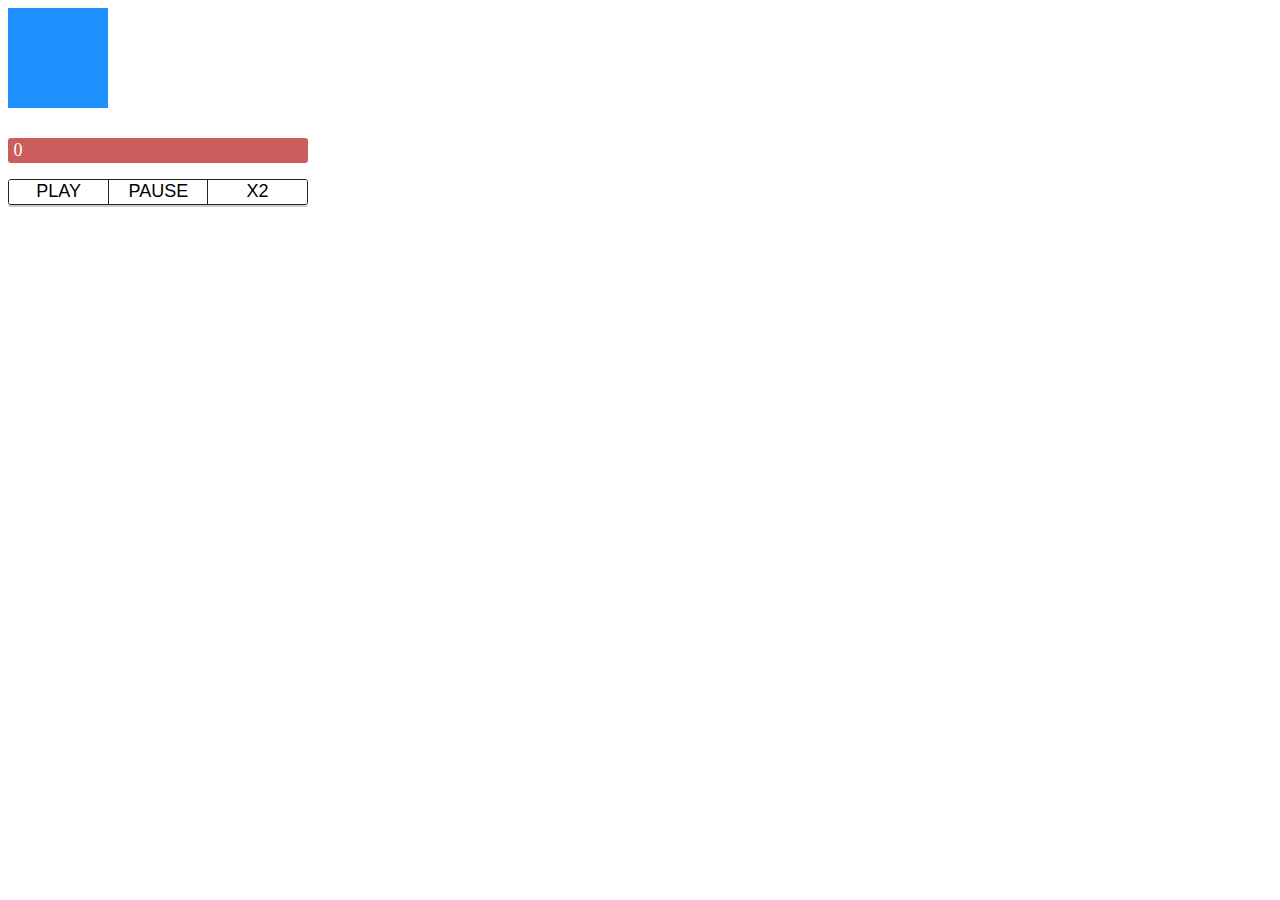
<file: 3. web animations api 기본/02. 애니메이션 컨트롤.html>
<!DOCTYPE html>
<html lang="ko">
  <head>
    <meta charset="UTF-8" />
    <meta http-equiv="X-UA-Compatible" content="IE=edge" />
    <meta name="viewport" content="width=device-width, initial-scale=1.0" />
    <title>Web Animation API</title>
    <style>
      .box {
        width: 100px;
        height: 100px;
        background: dodgerblue;
        will-change: transform;
      }
      .animation-player {
        width: 300px;
        margin: 30px 0;
        font-size: 18px;
      }
      .player-display {
        padding: 0.1em 0.3em;
        border-radius: 3px;
        color: white;
        background-color: indianred;
      }
      .player-buttons {
        display: flex;
        overflow: hidden;
        margin-top: 1rem;
        border: 1px solid #222;
        border-radius: 3px;
        box-shadow: rgba(0, 0, 0, 0.2) 0 2px 0;
      }
      .btn {
        width: 33.3%;
        padding: 0.1em 0.3em;
        border: 0;
        border-left: 1px solid #222;
        font-size: 18px;
        text-transform: uppercase;
        background-color: white;
        cursor: pointer;
      }
      .btn:first-child {
        border-left: 0;
      }
      .btn:active {
        background-color: #eee;
      }
      .btn:active .btn-label {
        position: relative;
        top: 1px;
      }
    </style>
  </head>
  <body>
    <div class="box"></div>
    <div class="animation-player">
      <div class="player-display">0</div>
      <div class="player-buttons">
        <button class="btn" data-function="play">
          <span class="btn-label">Play</span>
        </button>
        <button class="btn" data-function="pause">
          <span class="btn-label">Pause</span>
        </button>
        <button class="btn" data-function="faster">
          <span class="btn-label">X2</span>
        </button>
      </div>
    </div>

    <script>
      const box = document.querySelector('.box');
      const keyframes = [
        // 키프레임 정의
        { transform: 'translate(0)' },
        { transform: 'translate(200%)' },
      ];
      const options = {
        // 옵션 정의
        duration: 1000,
        iterations: Infinity,
        direction: 'alternate',
      };

      const animation = box.animate(keyframes, options); // 반환되는 애니메이션 객체를 받음

      // 이벤트 바인딩
      const playerButtons = document.querySelector('.player-buttons');
      playerButtons.addEventListener('click', (e) => {
        const target = e.target.closest('.btn'); // closest: 이벤트가 발생한 요소의 상위 요소로 올라가면서 인자로 받은 css 셀랙터를 가진 요소를 찾음(자신 포함)
        handlePlayer(target.dataset.function);
      });

      const playerDisplay = document.querySelector('.player-display'); // 플레이 상태 표시하는 요소 가져오기

      const handlePlayer = (functionName) => {
        switch (functionName) {
          case 'play':
            animation.play(); // 애니메이션 실행
            break;
          case 'pause':
            animation.pause(); // 애니메이션 일시정지
            break;
          case 'faster':
            // 애니메이션의 재생 속도 수정
            if (animation.playbackRate === 1) animation.playbackRate = 2;
            else animation.playbackRate = 1;
            break;
        }

        playerDisplay.innerHTML = animation.playState; // 현재 상태를 가져와서 넣어줌
      };
    </script>
  </body>
</html>
</file>
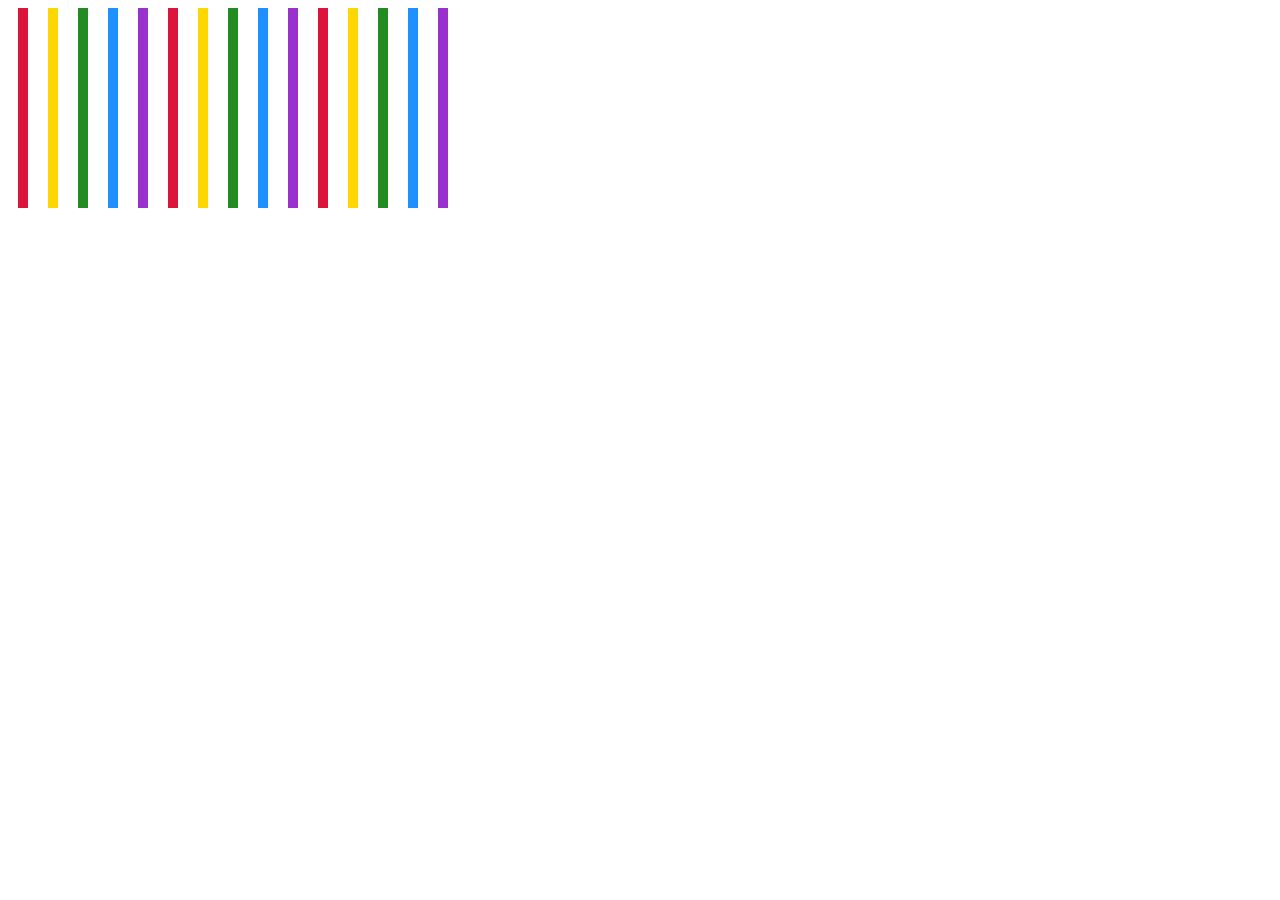
<file: 4. 여러 개의 객체에 애니메이션 적용하기/01.html>
<!DOCTYPE html>
<html lang="en">
<head>
	<meta charset="UTF-8">
	<meta name="viewport" content="width=device-width, initial-scale=1.0">
	<title>각각의 객체에 애니메이션 적용하기</title>
	<style>
		.bar-container {
			display: flex;
			align-items: flex-end;
		}
		.bar {
			width: 10px;
			height: 200px;
			margin: 0 10px;
			background-color: lightgray;
			transform-origin: bottom;
			will-change: transform;
		}
		.bar:nth-child(5n+1) { background-color:crimson; }
		.bar:nth-child(5n+2) { background-color: gold; }
		.bar:nth-child(5n+3) { background-color: forestgreen; }
		.bar:nth-child(5n+4) { background-color: dodgerblue; }
		.bar:nth-child(5n+5) { background-color: darkorchid; }
	</style>
</head>
<body>
	<div class="bar-container">
		<div class="bar"></div>
		<div class="bar"></div>
		<div class="bar"></div>
		<div class="bar"></div>
		<div class="bar"></div>
		<div class="bar"></div>
		<div class="bar"></div>
		<div class="bar"></div>
		<div class="bar"></div>
		<div class="bar"></div>
		<div class="bar"></div>
		<div class="bar"></div>
		<div class="bar"></div>
		<div class="bar"></div>
		<div class="bar"></div>
	</div>
	
	<script>
		
	</script>
</body>
</html>
</file>
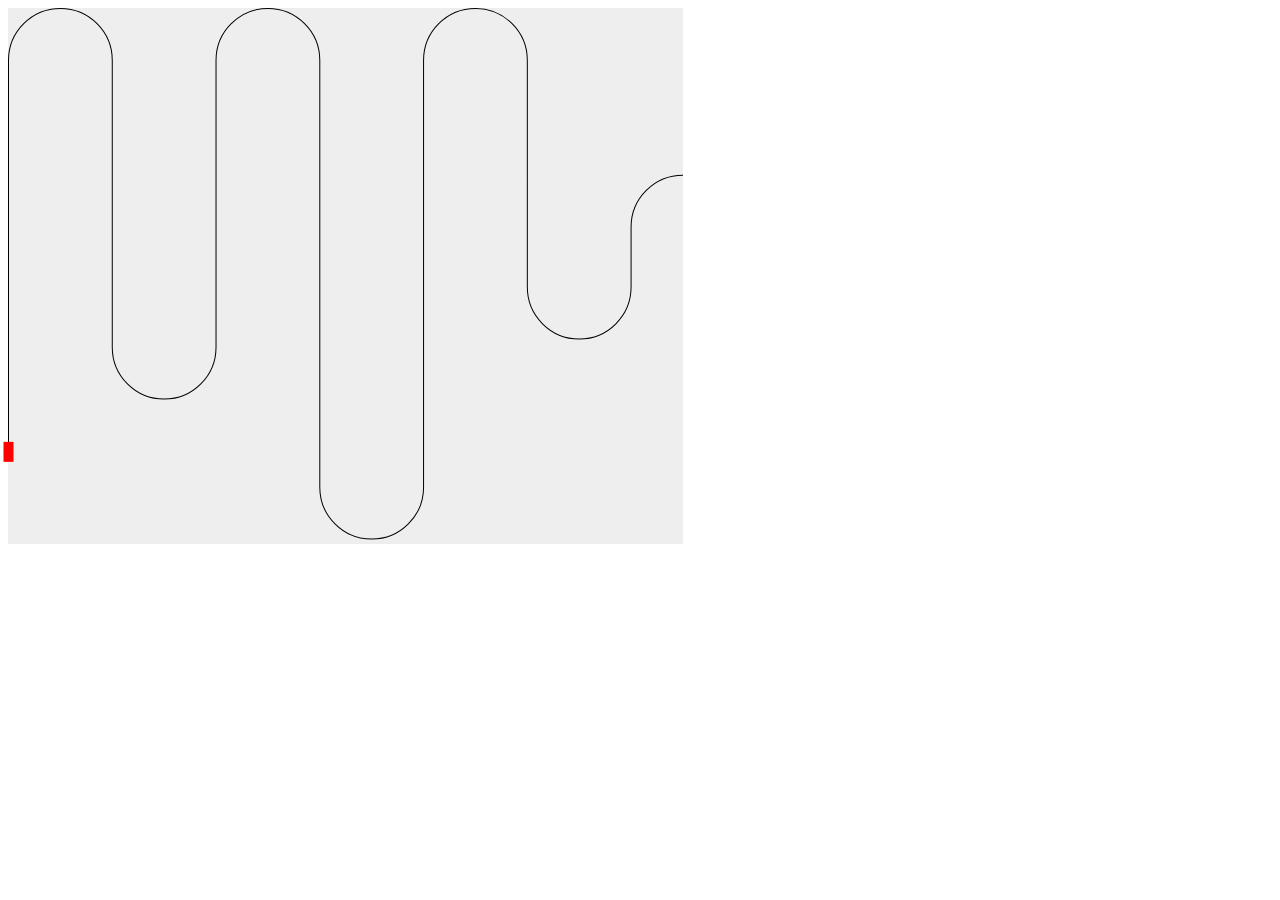
<file: 5. 원하는 경로로 자유롭게 이동하는 애니메이션/01.html>
<!DOCTYPE html>
<html lang="ko">
  <head>
    <meta charset="UTF-8" />
    <meta http-equiv="X-UA-Compatible" content="IE=edge" />
    <meta name="viewport" content="width=device-width, initial-scale=1.0" />
    <title>Motion Path</title>
    <style>
      .track {
        position: relative; /* car의 position이 absolute이기 때문에 track을 기준으로 위치가 잡히기 함 */
        width: 675px; /* svg viewbox랑 같은 크기로 */
        background: #eee;
      }

      .path {
        fill: none;
        stroke: black;
      }

      .car {
        position: absolute;
        left: 0;
        top: 0;
        width: 10px;
        height: 20px;
        background: red;
        offset-path: path(
          /* 요소가 따라가야 할 모션 경로를 지정하고 부모 컨테이너 또는 svg 좌표 시스템 내에서 요소의 위치를 정의함 */
            'm.5,443.85V52.36C.5,23.72,23.72.5,52.36.5s51.86,23.22,51.86,51.86v286.64c0,28.64,23.22,51.86,51.86,51.86s51.86-23.22,51.86-51.86V52.36c0-28.64,23.22-51.86,51.86-51.86s51.86,23.22,51.86,51.86v426.64c0,28.64,23.22,51.86,51.86,51.86s51.86-23.22,51.86-51.86V52.36c0-28.64,23.22-51.86,51.86-51.86s51.86,23.22,51.86,51.86v226.64c0,28.64,23.22,51.86,51.86,51.86s51.86-23.22,51.86-51.86v-59.96c0-28.64,23.22-51.86,51.86-51.86'
        );
        offset-distance: 0px; /* 요소가 경로를 따라 이동할 거리, 위치를 설정 */
        offset-rotate: auto 90deg; /* 요소가 자동으로 회전 */
        transition: 5s;
      }

      .track:hover .car {
        offset-distance: 1500px;
      }
    </style>
  </head>
  <body>
    <div class="track">
      <div class="car"></div>
      <svg class="path-svg" viewBox="0 0 674.7 531.36">
        <path
          class="path"
          d="m.5,443.85V52.36C.5,23.72,23.72.5,52.36.5s51.86,23.22,51.86,51.86v286.64c0,28.64,23.22,51.86,51.86,51.86s51.86-23.22,51.86-51.86V52.36c0-28.64,23.22-51.86,51.86-51.86s51.86,23.22,51.86,51.86v426.64c0,28.64,23.22,51.86,51.86,51.86s51.86-23.22,51.86-51.86V52.36c0-28.64,23.22-51.86,51.86-51.86s51.86,23.22,51.86,51.86v226.64c0,28.64,23.22,51.86,51.86,51.86s51.86-23.22,51.86-51.86v-59.96c0-28.64,23.22-51.86,51.86-51.86"
        />
      </svg>
    </div>

    <script>
      const car = document.querySelector('.car');
      const track = document.querySelector('.track');

      const keyframes = [
        { offsetDistance: 0 }, // 요소가 경로를 따라 이동할 거리, 위치를 설정
        { offsetDistance: '100%' }, // 끝까지 가도록 함
      ];

      const options = {
        duration: 1000,
        iterations: Infinity,
      };

      const animation = car.animate(keyframes, options);

      track.addEventListener('click', () => {
        if (animation.playState === 'paused') animation.play();
        else if (animation.playState === 'running') animation.pause();
      });
    </script>
  </body>
</html>
</file>
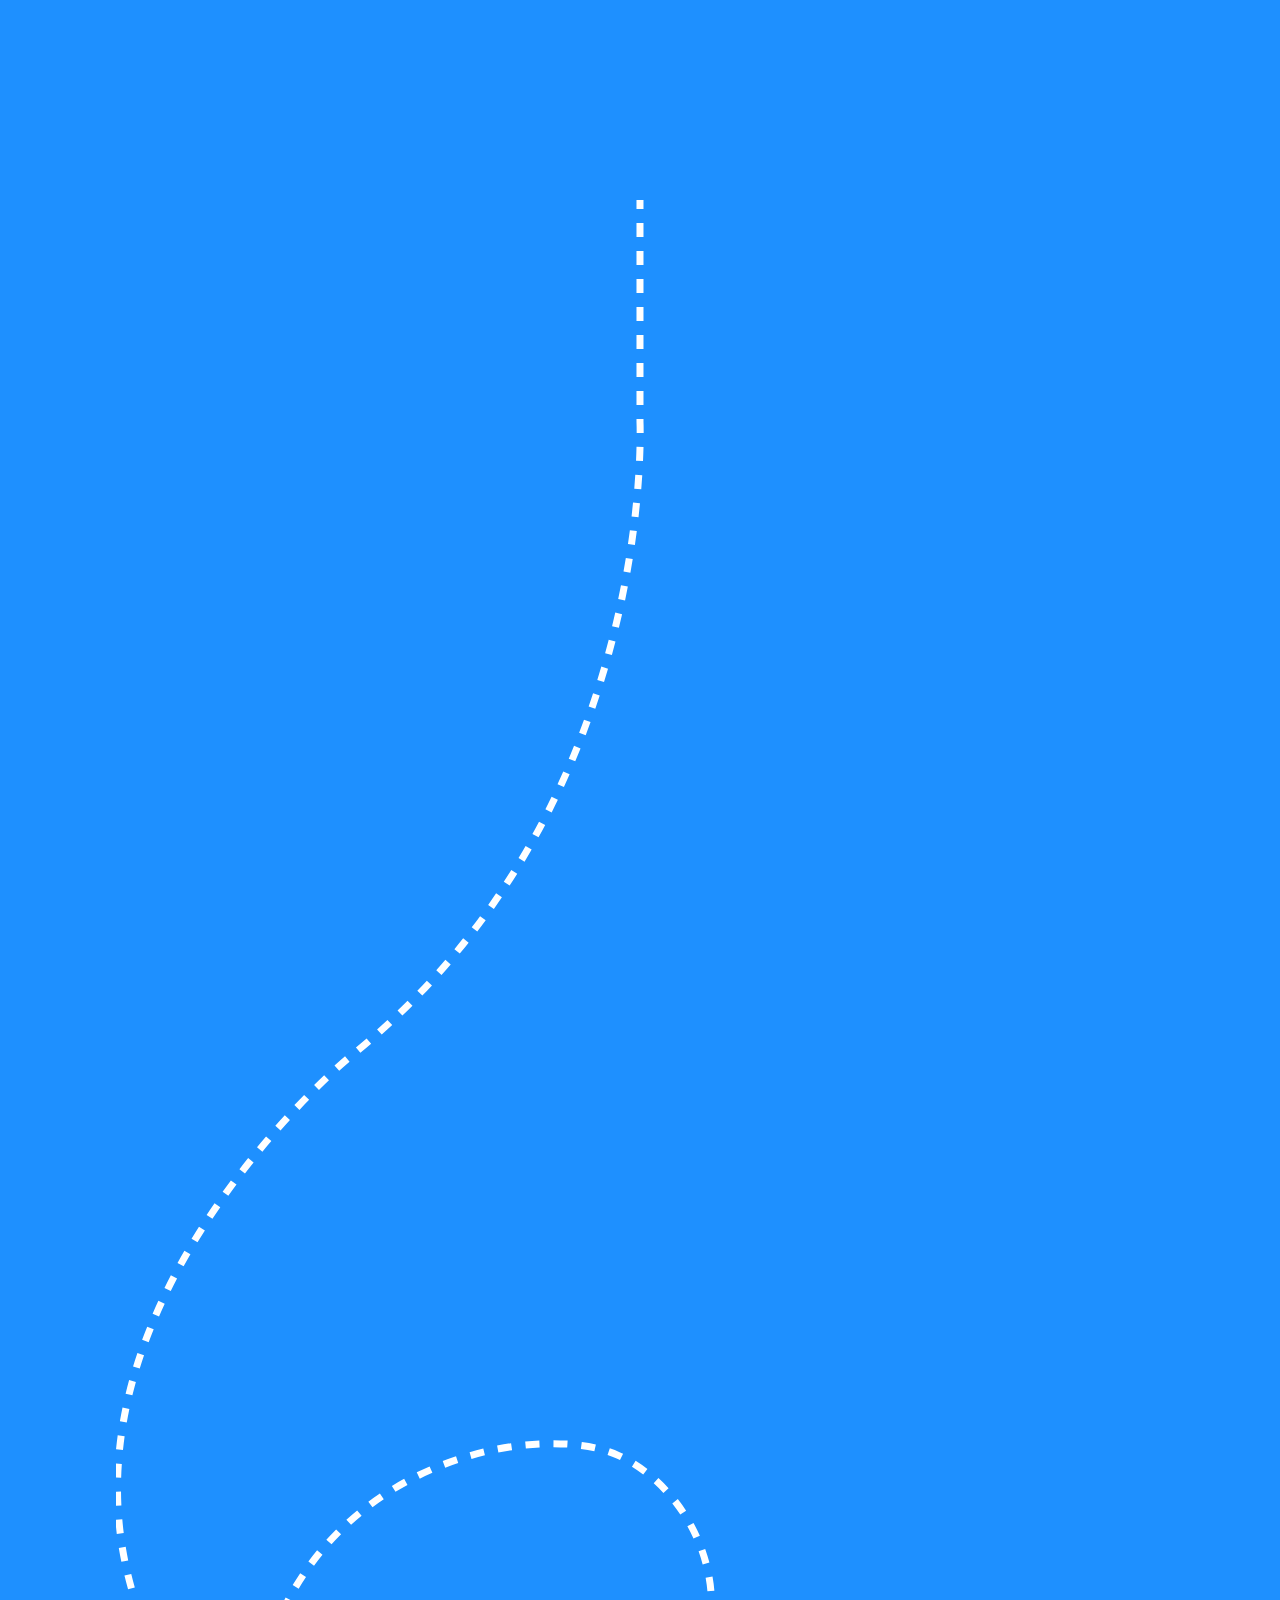
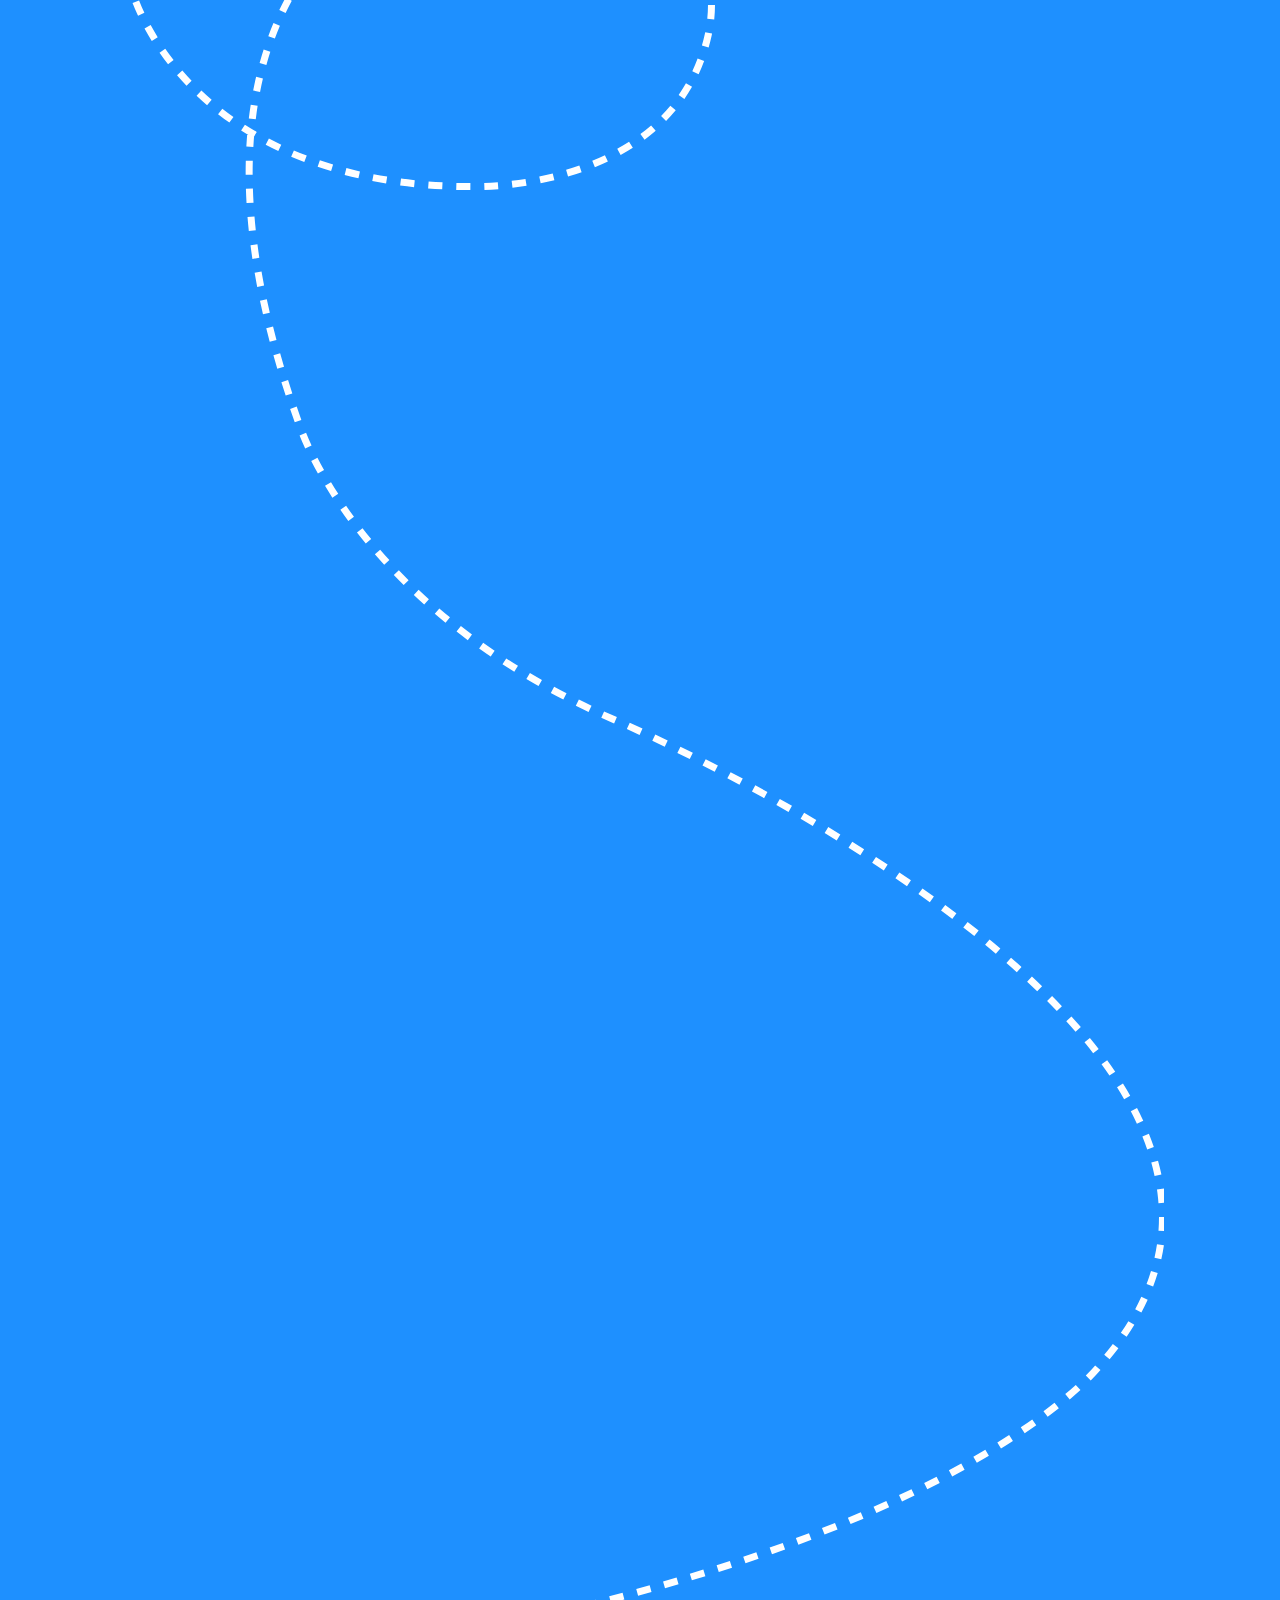
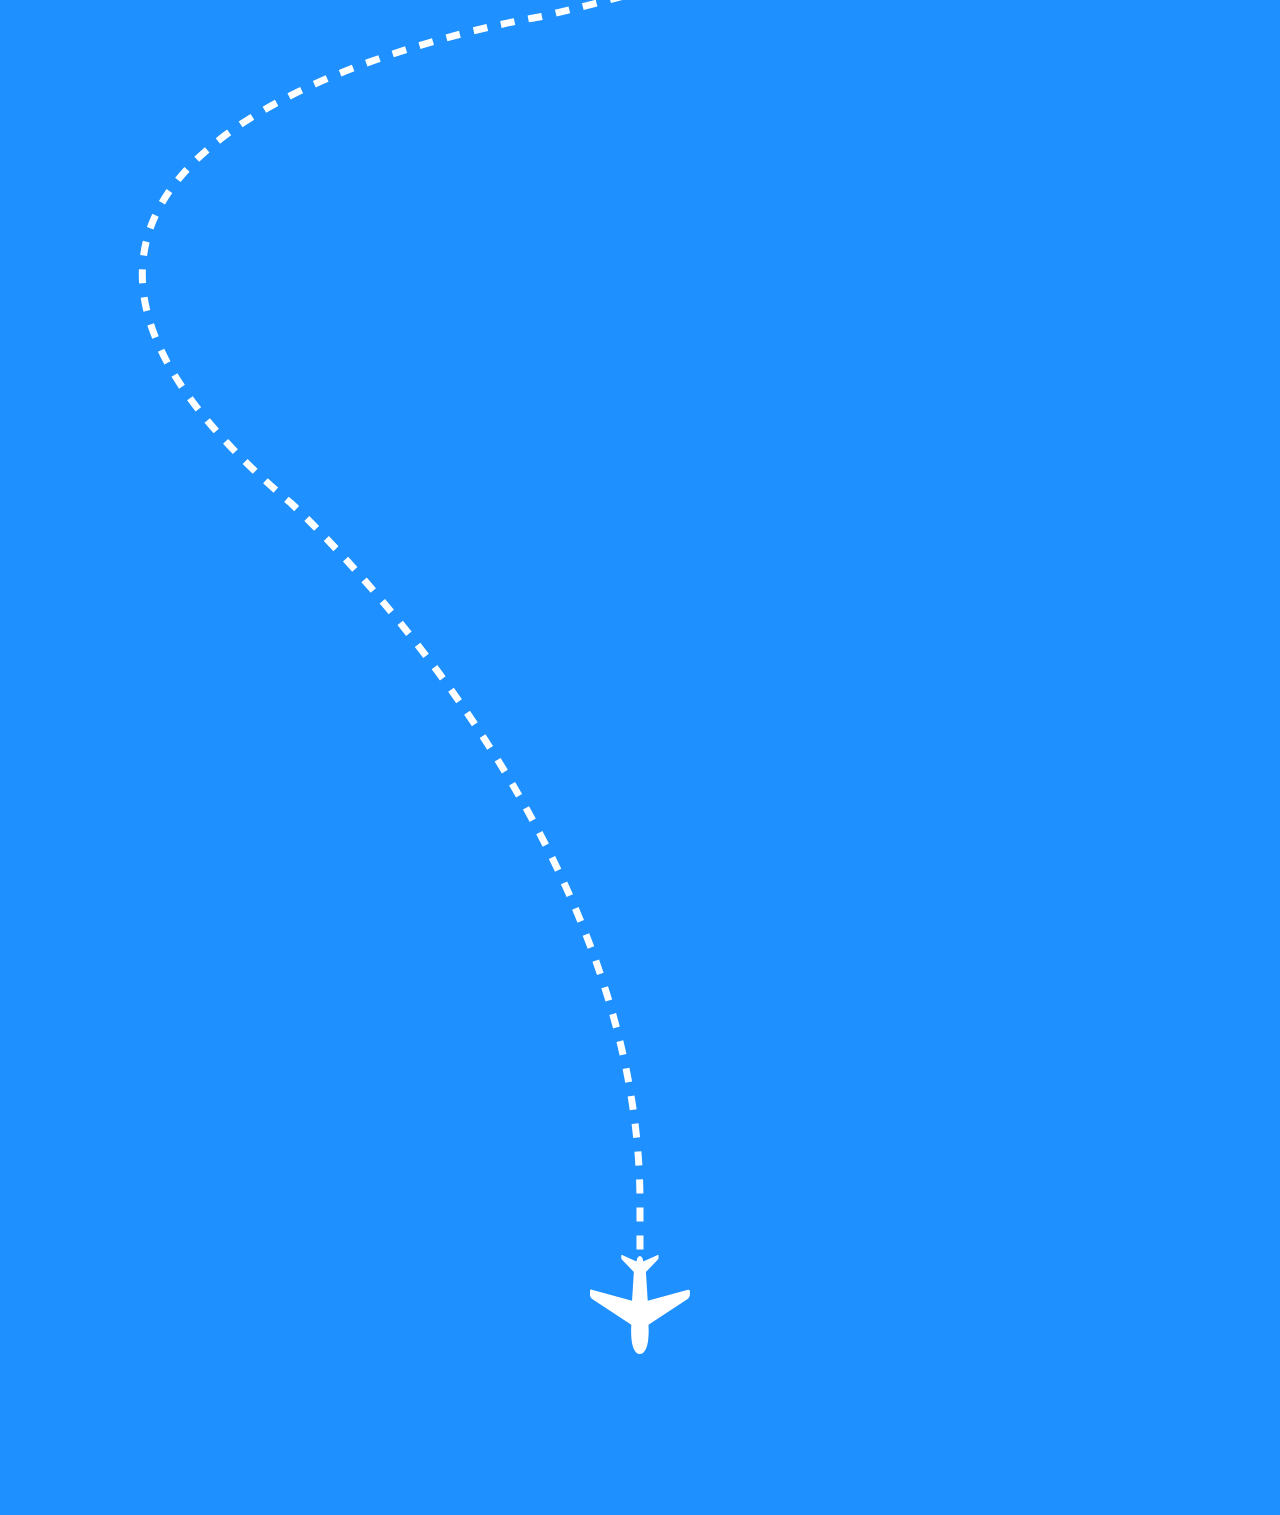
<file: 6. 스크롤 기반의 애니메이션/2. 스크롤 샘플/01.html>
<!DOCTYPE html>
<html lang="en">
  <head>
    <meta charset="UTF-8" />
    <meta name="viewport" content="width=device-width, initial-scale=1.0" />
    <title>WAAPI</title>
    <link rel="stylesheet" href="./01.css" />
  </head>
  <body>
    <div class="wrap">
      <div class="airplane-scroll-timeline">
        <div class="track a">
          <img class="airplane" src="images/airplane.svg" alt="" />
          <svg
            class="flight-path-svg"
            viewBox="0 0 1047.79 4304.71"
            xmlns="http://www.w3.org/2000/svg"
          >
            <path
              class="flight-path"
              d="m523.89,4304.71v-102.65c0-380.2-349.01-699.56-349.01-699.56-444.83-376.4,250.93-486.65,250.93-486.65,444.83-102.65,557.68-250.93,557.68-250.93,283.93-319.37-486.96-646.34-486.96-646.34-258.91-112.16-314.04-296.55-314.04-296.55C-5.24,1295.45,395.39,1206.1,502.03,1255.07c65,29.84,105.64,109.85,90,179.91-35.06,157.03-234.66,151.32-234.66,151.32-287.05,0-340.67-193.9-340.67-193.9-85.15-285.15,215.21-534.18,215.21-534.18,309.81-245.7,291.98-636.53,291.98-636.53V0"
            />
          </svg>
        </div>
      </div>
    </div>

    <script type="module" src="./01.js"></script>
  </body>
</html>
</file>
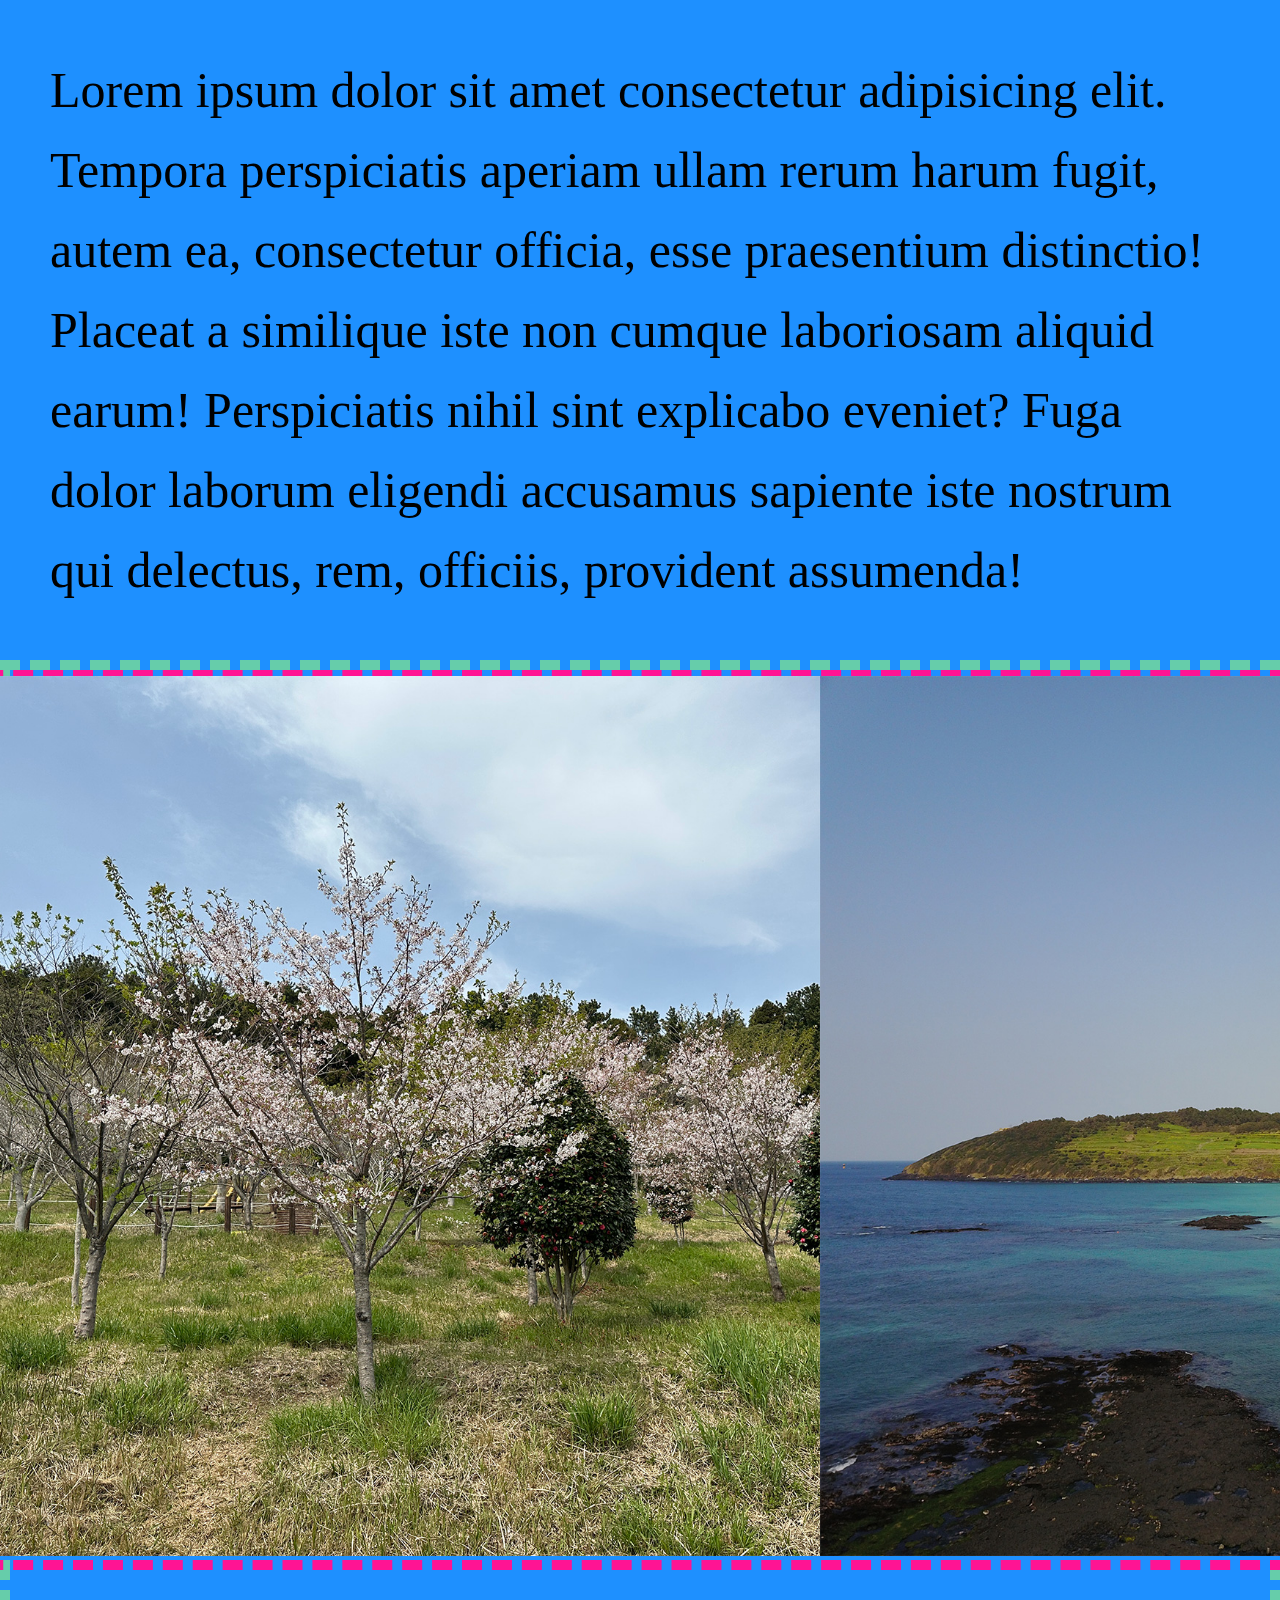
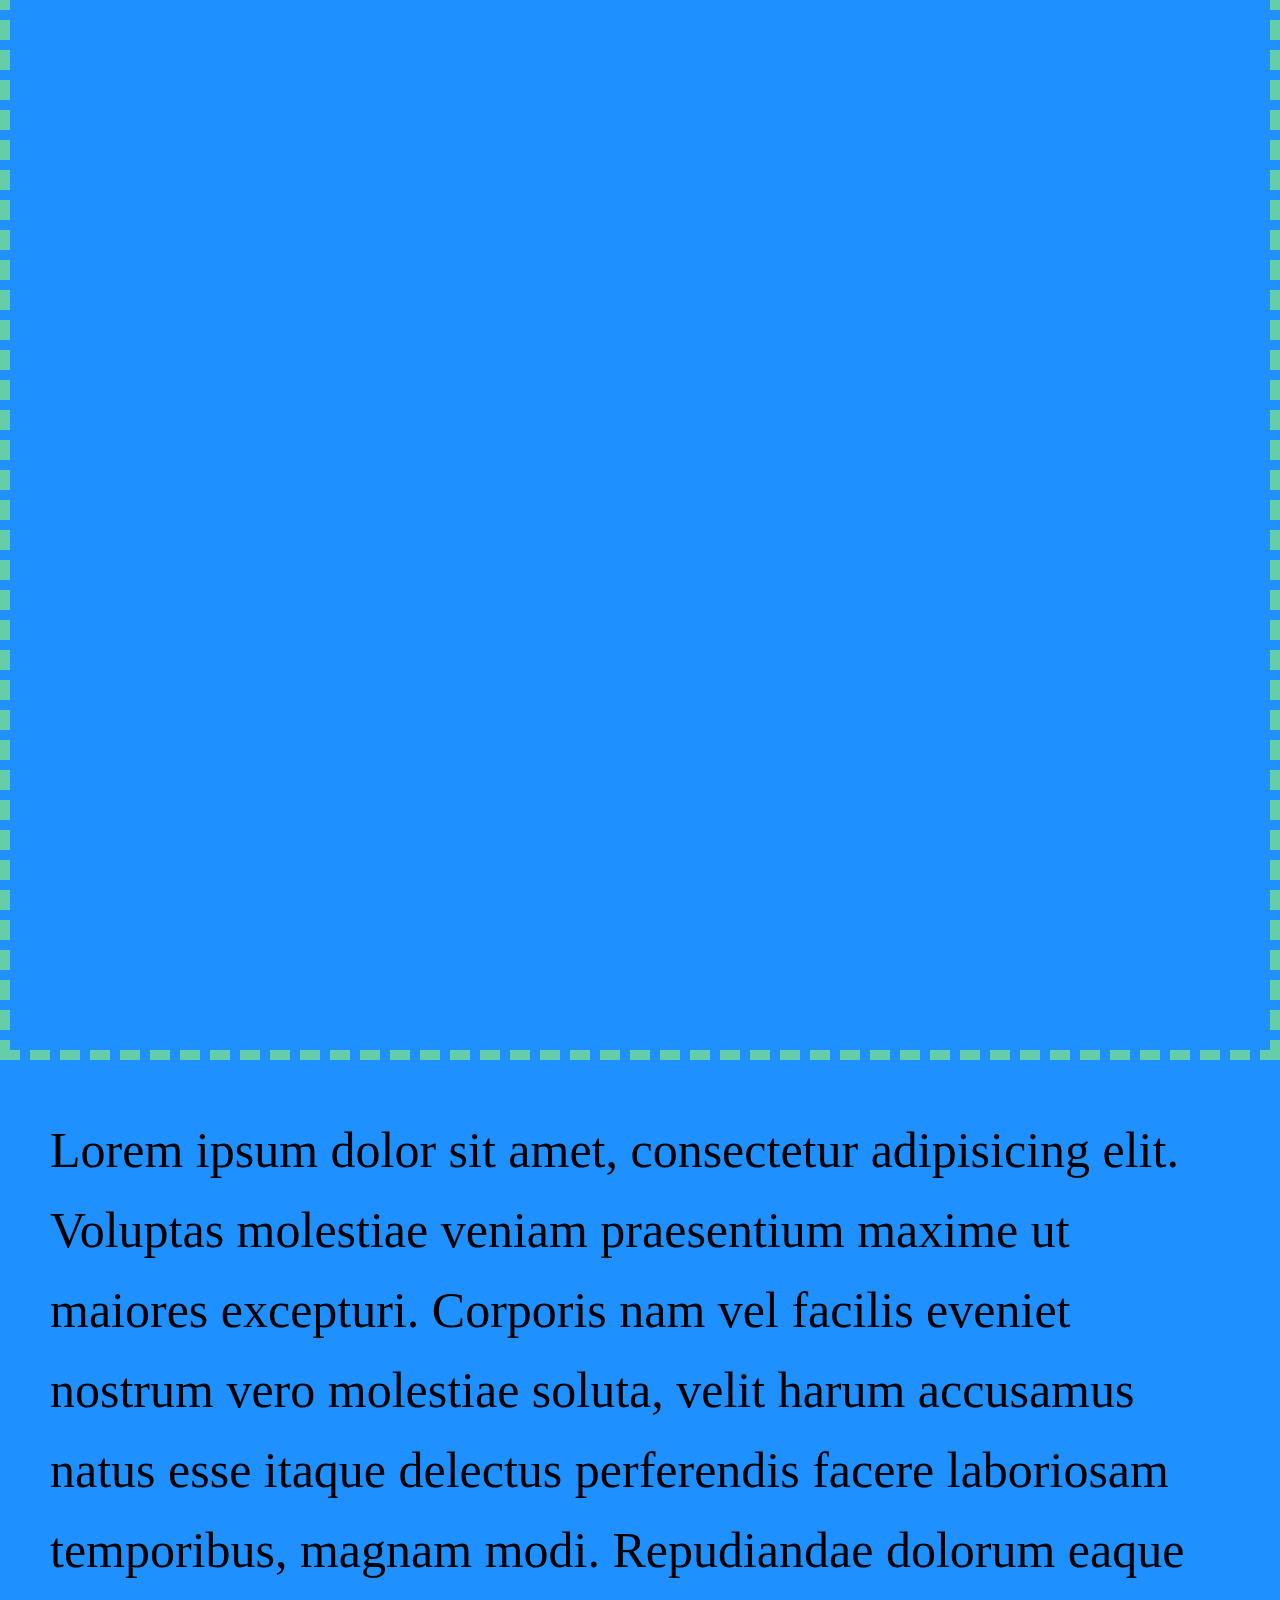
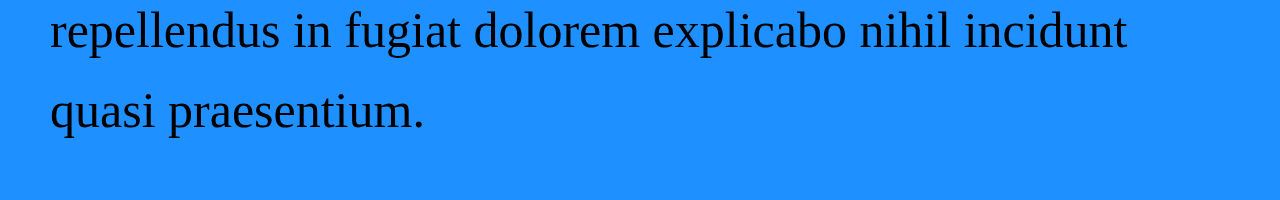
<file: 6. 스크롤 기반의 애니메이션/2. 스크롤 샘플/02.html>
<!DOCTYPE html>
<html lang="ko">
  <head>
    <meta charset="UTF-8" />
    <meta name="viewport" content="width=device-width, initial-scale=1.0" />
    <title>WAAPI</title>
    <link rel="stylesheet" href="./02.css" />
  </head>
  <body>
    <div class="wrap">
      <p class="para">
        Lorem ipsum dolor sit amet consectetur adipisicing elit. Tempora
        perspiciatis aperiam ullam rerum harum fugit, autem ea, consectetur
        officia, esse praesentium distinctio! Placeat a similique iste non
        cumque laboriosam aliquid earum! Perspiciatis nihil sint explicabo
        eveniet? Fuga dolor laborum eligendi accusamus sapiente iste nostrum qui
        delectus, rem, officiis, provident assumenda!
      </p>

      <div class="gallery-timeline">
        <div class="gallery">
          <div class="gallery-item">
            <figure class="gallery-photo">
              <img src="images/photo/photo01.jpg" alt="" />
            </figure>
          </div>
          <div class="gallery-item">
            <figure class="gallery-photo">
              <img src="images/photo/photo02.jpg" alt="" />
            </figure>
          </div>
          <div class="gallery-item">
            <figure class="gallery-photo">
              <img src="images/photo/photo03.jpg" alt="" />
            </figure>
          </div>
          <div class="gallery-item">
            <figure class="gallery-photo">
              <img src="images/photo/photo04.jpg" alt="" />
            </figure>
          </div>
          <div class="gallery-item">
            <figure class="gallery-photo">
              <img src="images/photo/photo05.jpg" alt="" />
            </figure>
          </div>
        </div>
      </div>

      <p class="para">
        Lorem ipsum dolor sit amet, consectetur adipisicing elit. Voluptas
        molestiae veniam praesentium maxime ut maiores excepturi. Corporis nam
        vel facilis eveniet nostrum vero molestiae soluta, velit harum accusamus
        natus esse itaque delectus perferendis facere laboriosam temporibus,
        magnam modi. Repudiandae dolorum eaque repellendus in fugiat dolorem
        explicabo nihil incidunt quasi praesentium.
      </p>
    </div>

    <script type="module" src="./02.js"></script>
  </body>
</html>
</file>
<file: 6. 스크롤 기반의 애니메이션/1. 기본/main.css>
body {
	margin: 0;
	font-size: 30px;
	background: #fff000;
}

img {
	max-width: 100%;
}

.target-image {
	margin: 0;
	text-align: center;
	line-height: 0;
}

.target-image img {
	width: 600px;
}

.progress {
	position: fixed;
	left: 0;
	top: 0;
	width: 100vw;
	height: 10px;
	background: deeppink;
	transform-origin: left;
}

.text {
	max-width: 50%;
	margin: 5rem auto;
}
</file>
<file: 6. 스크롤 기반의 애니메이션/3. 랜딩 페이지/main.css>
@charset 'utf-8';

html,
body,
h1,
h2,
h3,
h4,
h5,
h6,
p,
blockquote,
code,
img,
dl,
dt,
dd,
ol,
ul,
li,
fieldset,
legend,
caption {
  margin: 0;
  padding: 0;
  border: 0;
}
div,
span,
article,
section,
header,
footer,
p,
ul,
li,
fieldset,
legend,
label,
a,
nav,
h1,
h2,
h3 {
  box-sizing: border-box;
}
html,
body,
div,
span,
applet,
object,
iframe,
h1,
h2,
h3,
h4,
h5,
h6,
p,
blockquote,
pre,
a,
abbr,
acronym,
address,
big,
cite,
code,
del,
dfn,
em,
img,
ins,
kbd,
q,
s,
samp,
small,
strike,
strong,
sub,
sup,
tt,
var,
b,
u,
i,
center,
dl,
dt,
dd,
ol,
ul,
li,
fieldset,
form,
label,
legend,
table,
caption,
tbody,
tfoot,
thead,
tr,
th,
td,
article,
aside,
canvas,
details,
embed,
figure,
figcaption,
footer,
header,
hgroup,
menu,
nav,
output,
ruby,
section,
summary,
time,
mark,
audio,
video {
  margin: 0;
  padding: 0;
  border: 0;
}
article,
aside,
details,
figcaption,
figure,
footer,
header,
hgroup,
menu,
nav,
section {
  display: block;
}
ol,
ul,
li {
  list-style: none;
}
table {
  border-collapse: collapse;
  border-spacing: 0;
}
img {
  max-width: 100%;
  height: auto;
}

html {
  font-size: 20px;
  font-family: Roboto;
  line-height: 1.6;
}

body {
  color: white;
  background: dodgerblue;
}

a {
  color: gold;
}

.wrap {
  /* 가로스크롤 방지 */
  /* overflow: hidden을 하면 sticky가 제대로 동작 안하는 버그가 있음 */
  /* 따라서 contain: paint를 사용 */
  contain: paint;
}

.header {
  height: 400px;
  padding: 2rem;
}

.main-copy {
  font-size: 3rem;
}

.airstrip {
  position: absolute;
  top: 0;
  width: 7px;
  height: 700px;
  margin-top: 400px;
  background: white;
}

.airstrip-a {
  left: calc(42% - 3px);
}

.airstrip-b {
  left: calc(58% - 3px);
}

.page-content {
  position: absolute;
  left: 50vw;
  top: 0;
  z-index: 100;
  width: 90%;
  height: 100%;
  line-height: 1.6;
  transform: translateX(-50%);
  /* background: rgba(255,0,0,0.5); */
}

.text-block {
  position: absolute;
  width: 50%;
}

/* airplane timeline */
.airplane-scroll-timeline {
  position: relative;
  height: calc(4315px + 2000px - 100vh);
  margin: 200px 0;
  border: 10px dashed yellow;
}

.airplane {
  position: absolute;
  left: 0;
  top: 0;
  width: 100px;
  transform: rotate(180deg);
  will-change: offset-distance;
  offset-distance: 100%;
  offset-rotate: auto 90deg;
  offset-path: path(
    'm523.89,4304.71v-102.65c0-380.2-349.01-699.56-349.01-699.56-444.83-376.4,250.93-486.65,250.93-486.65,444.83-102.65,557.68-250.93,557.68-250.93,283.93-319.37-486.96-646.34-486.96-646.34-258.91-112.16-314.04-296.55-314.04-296.55C-5.24,1295.45,395.39,1206.1,502.03,1255.07c65,29.84,105.64,109.85,90,179.91-35.06,157.03-234.66,151.32-234.66,151.32-287.05,0-340.67-193.9-340.67-193.9-85.15-285.15,215.21-534.18,215.21-534.18,309.81-245.7,291.98-636.53,291.98-636.53V0'
  );
}

.airplane[data-direction='up'] {
  transform: rotate(0deg);
}

.track {
  position: absolute;
  left: 50vw;
  top: 0;
  width: 1048px;
  transform: translateX(-50%);
  will-change: transform;
  /* background: rgba(255,255,0,0.2); */
}

.flight-path {
  fill: none;
  stroke: white;
  stroke-width: 7;
  stroke-dasharray: 14;
}

.hello-jeju {
  fill: white;
  transform-origin: 388px 1431px;
  will-change: transform, opacity;
}

/* gallery-timeline */
.gallery-timeline {
  position: absolute;
  left: 3%;
  top: 2350px;
  width: 94%;
  height: 2000px;
  border: 10px dashed MediumAquaMarine;
}

.jeju {
  position: sticky;
  top: 0;
  width: 360px;
  margin: 0 auto;
  padding-top: 340px;
}

.gallery {
  display: flex;
  align-items: center;
  position: sticky;
  z-index: 10;
  top: 0;
  width: 350vw;
  height: 100vh;
  margin-top: -650px; /* jeju-container랑 겹치도록 */
  will-change: transform, opacity;
  /* border: 10px dashed deeppink; */
}

.gallery-item {
  width: 70vw;
  flex-shrink: 0;
  /* border: 10px solid rgba(255, 255, 255, 0.3); */
}

.gallery-photo {
  overflow: hidden;
  width: 50%;
  margin: auto;
  aspect-ratio: 1;
  border-radius: 50%;
}

@media (max-width: 1000px) {
  html {
    font-size: 14px;
  }

  .airstrip-a {
    left: calc(35% - 3px);
  }

  .airstrip-b {
    left: calc(65% - 3px);
  }

  .main-copy {
    font-size: 2.5rem;
  }
}
</file>
<file: 6. 스크롤 기반의 애니메이션/2. 스크롤 샘플/01.css>
@charset 'utf-8';

html,
body,
h1,
h2,
h3,
h4,
h5,
h6,
p,
blockquote,
code,
img,
dl,
dt,
dd,
ol,
ul,
li,
fieldset,
legend,
caption {
  margin: 0;
  padding: 0;
  border: 0;
}

div,
span,
article,
section,
header,
footer,
p,
ul,
li,
fieldset,
legend,
label,
a,
nav,
h1,
h2,
h3 {
  box-sizing: border-box;
}

html,
body,
div,
span,
applet,
object,
iframe,
h1,
h2,
h3,
h4,
h5,
h6,
p,
blockquote,
pre,
a,
abbr,
acronym,
address,
big,
cite,
code,
del,
dfn,
em,
img,
ins,
kbd,
q,
s,
samp,
small,
strike,
strong,
sub,
sup,
tt,
var,
b,
u,
i,
center,
dl,
dt,
dd,
ol,
ul,
li,
fieldset,
form,
label,
legend,
table,
caption,
tbody,
tfoot,
thead,
tr,
th,
td,
article,
aside,
canvas,
details,
embed,
figure,
figcaption,
footer,
header,
hgroup,
menu,
nav,
output,
ruby,
section,
summary,
time,
mark,
audio,
video {
  margin: 0;
  padding: 0;
  border: 0;
}

article,
aside,
details,
figcaption,
figure,
footer,
header,
hgroup,
menu,
nav,
section {
  display: block;
}

ol,
ul,
li {
  list-style: none;
}

table {
  border-collapse: collapse;
  border-spacing: 0;
}

img {
  max-width: 100%;
  height: auto;
}

html {
  font-size: 20px;
  font-family: Roboto;
  line-height: 1.6;
}

body {
  background: dodgerblue;
}

.airplane {
  position: absolute;
  left: 0;
  top: 0;
  width: 100px;
  transform: rotate(180deg);
  offset-path: path(
    'm523.89,4304.71v-102.65c0-380.2-349.01-699.56-349.01-699.56-444.83-376.4,250.93-486.65,250.93-486.65,444.83-102.65,557.68-250.93,557.68-250.93,283.93-319.37-486.96-646.34-486.96-646.34-258.91-112.16-314.04-296.55-314.04-296.55C-5.24,1295.45,395.39,1206.1,502.03,1255.07c65,29.84,105.64,109.85,90,179.91-35.06,157.03-234.66,151.32-234.66,151.32-287.05,0-340.67-193.9-340.67-193.9-85.15-285.15,215.21-534.18,215.21-534.18,309.81-245.7,291.98-636.53,291.98-636.53V0'
  );
  offset-distance: 100%;
  offset-rotate: auto 90deg;
}

.track {
  position: absolute;
  left: 50vw;
  top: 0;
  width: 1048px;
  transform: translateX(-50%);
}

.flight-path {
  stroke: white;
  stroke-width: 7px;
  stroke-dasharray: 14px;
  fill: none;
}

.airplane-scroll-timeline {
  position: relative;
  height: 4315px;
  margin: 200px 0;
}

.warp {
  /* overflow: hidden; */
  contain: paint;
}
</file>
<file: 6. 스크롤 기반의 애니메이션/2. 스크롤 샘플/02.css>
@charset 'utf-8';

html,
body,
h1,
h2,
h3,
h4,
h5,
h6,
p,
blockquote,
code,
img,
dl,
dt,
dd,
ol,
ul,
li,
fieldset,
legend,
caption {
  margin: 0;
  padding: 0;
  border: 0;
}
div,
span,
article,
section,
header,
footer,
p,
ul,
li,
fieldset,
legend,
label,
a,
nav,
h1,
h2,
h3 {
  box-sizing: border-box;
}
html,
body,
div,
span,
applet,
object,
iframe,
h1,
h2,
h3,
h4,
h5,
h6,
p,
blockquote,
pre,
a,
abbr,
acronym,
address,
big,
cite,
code,
del,
dfn,
em,
img,
ins,
kbd,
q,
s,
samp,
small,
strike,
strong,
sub,
sup,
tt,
var,
b,
u,
i,
center,
dl,
dt,
dd,
ol,
ul,
li,
fieldset,
form,
label,
legend,
table,
caption,
tbody,
tfoot,
thead,
tr,
th,
td,
article,
aside,
canvas,
details,
embed,
figure,
figcaption,
footer,
header,
hgroup,
menu,
nav,
output,
ruby,
section,
summary,
time,
mark,
audio,
video {
  margin: 0;
  padding: 0;
  border: 0;
}
article,
aside,
details,
figcaption,
figure,
footer,
header,
hgroup,
menu,
nav,
section {
  display: block;
}
ol,
ul,
li {
  list-style: none;
}
table {
  border-collapse: collapse;
  border-spacing: 0;
}
img {
  max-width: 100%;
  height: auto;
}

html {
  font-size: 20px;
  font-family: Roboto;
  line-height: 1.6;
}

body {
  background: dodgerblue;
}

.para {
  padding: 1em;
  font-size: 50px;
}

.warp {
  contain: paint;
}

.gallery-timeline {
  height: 2000px;
  border: 10px dashed mediumaquamarine;
}

.gallery {
  display: flex;
  align-items: center;
  position: sticky;
  top: 0;
  width: 350vw;
  height: 100vh;
  max-width: 4000px;
  border: 10px dashed deeppink;
}

.gallery-item {
  width: 70vw;
  max-width: 880px;
  flex-shrink: 0; /* display가 flex로 설정된 요소의 자식요소들에게 flex-shrink 0으로 하면 자식 요소는 안 줄어듬 */
}
</file>
